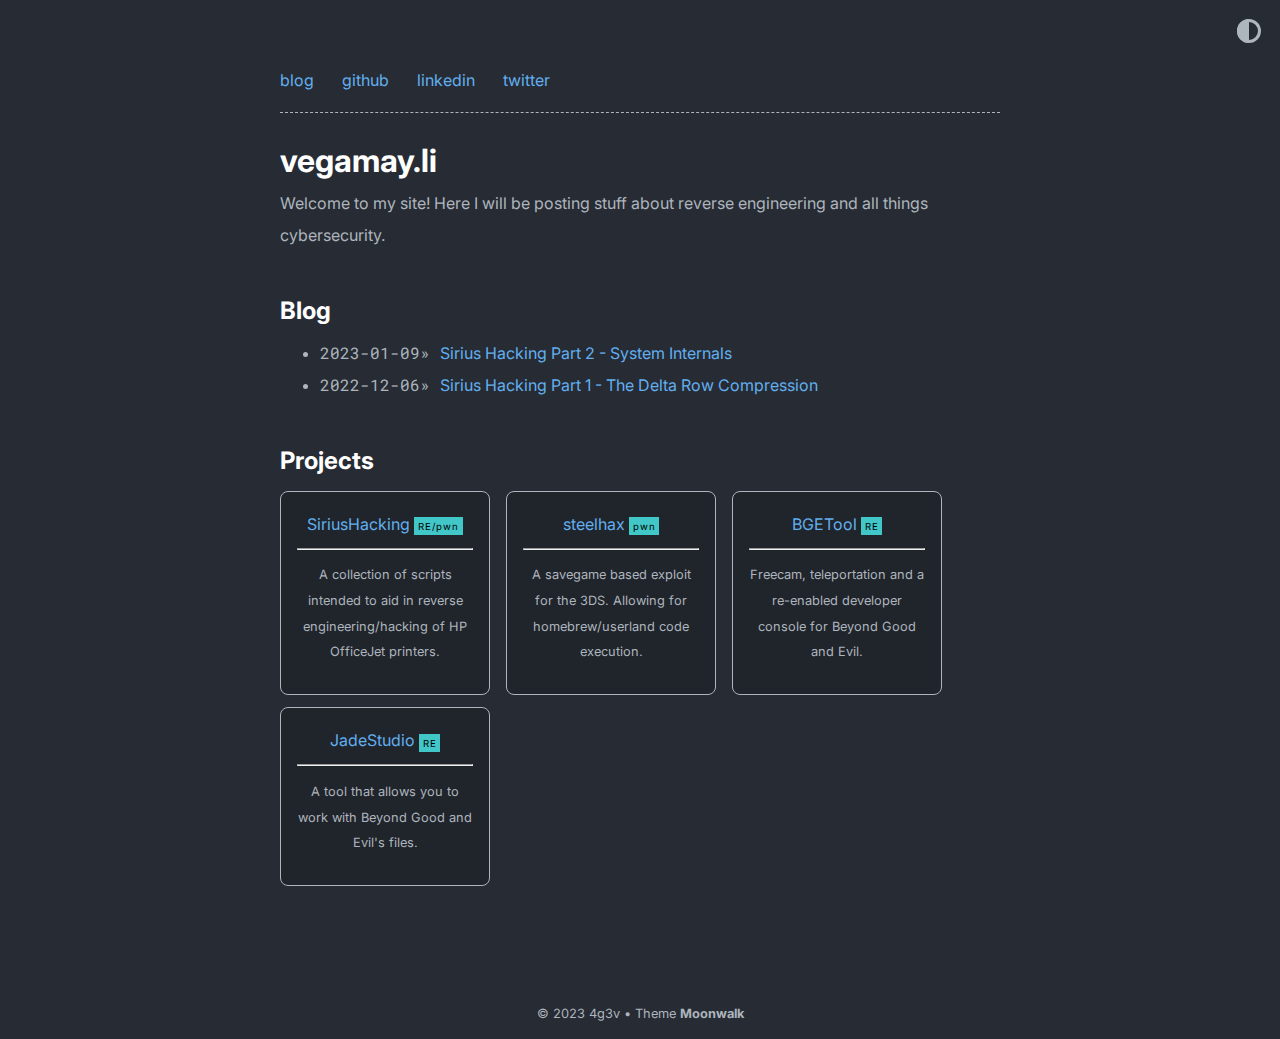
<file: index.html>
<!DOCTYPE html>
<html lang="en" class="html" data-theme="dark"><head>
  <meta charset="utf-8" />
  <meta http-equiv="X-UA-Compatible" content="IE=edge" />
  <meta name="viewport" content="width=device-width, initial-scale=1" />

  <title>
    
      vegamay.li
    
  </title>

  <!-- Begin Jekyll SEO tag v2.8.0 -->
<meta name="generator" content="Jekyll v4.2.2" />
<meta property="og:title" content="vegamay.li" />
<meta name="author" content="4g3v" />
<meta property="og:locale" content="en_US" />
<meta name="description" content="Welcome to my site! Here I will be posting stuff about reverse engineering and all things cybersecurity." />
<meta property="og:description" content="Welcome to my site! Here I will be posting stuff about reverse engineering and all things cybersecurity." />
<link rel="canonical" href="http://0.0.0.0:4000/" />
<meta property="og:url" content="http://0.0.0.0:4000/" />
<meta property="og:site_name" content="vegamay.li" />
<meta property="og:type" content="website" />
<meta name="twitter:card" content="summary" />
<meta property="twitter:title" content="vegamay.li" />
<meta name="twitter:site" content="@4g3v_" />
<meta name="twitter:creator" content="@4g3v" />
<script type="application/ld+json">
{"@context":"https://schema.org","@type":"WebSite","author":{"@type":"Person","name":"4g3v"},"description":"Welcome to my site! Here I will be posting stuff about reverse engineering and all things cybersecurity.","headline":"vegamay.li","name":"vegamay.li","url":"http://0.0.0.0:4000/"}</script>
<!-- End Jekyll SEO tag -->

  <link type="application/atom+xml" rel="alternate" href="http://0.0.0.0:4000/feed.xml" title="vegamay.li" />

  <!-- Favicon -->
  <link rel="apple-touch-icon" sizes="180x180" href="/assets/images/favicon/apple-touch-icon.png">
  <link rel="icon" type="image/png" sizes="32x32" href="/assets/images/favicon/favicon-32x32.png">
  <link rel="icon" type="image/png" sizes="16x16" href="/assets/images/favicon/favicon-16x16.png">
  <link rel="manifest" href="/assets/images/favicon/site.webmanifest">
  <link rel="mask-icon" href="/assets/images/favicon/safari-pinned-tab.svg" color="#5bbad5">
  <link rel="shortcut icon" href="/assets/images/favicon/favicon.ico">
  <meta name="msapplication-TileColor" content="#00aba9">
  <meta name="msapplication-config" content="/assets/images/favicon/browserconfig.xml">
  <meta name="theme-color" content="#ffffff">
  <!-- Favicon -->

  <link rel="stylesheet" href="/assets/css/main.css" />
  
    <script type="text/javascript">
  window.addEventListener('load', themeChange);
  const currentTheme = localStorage.getItem('theme') ? localStorage.getItem('theme') : null;
  if (currentTheme)
    document.documentElement.setAttribute('data-theme', currentTheme);

  function themeChange() {
    let button = document.querySelector('.theme-toggle');

    button.addEventListener('click', function (e) {
      let currentTheme = document.documentElement.getAttribute('data-theme');
      if (currentTheme === 'dark') {
        transition();
        document.documentElement.setAttribute('data-theme', 'light');
        localStorage.setItem('theme', 'light');
      } else {
        transition();
        document.documentElement.setAttribute('data-theme', 'dark');
        localStorage.setItem('theme', 'dark');
      }
    });

    let transition = () => {
      document.documentElement.classList.add('transition');
      window.setTimeout(() => {
        document.documentElement.classList.remove('transition');
      }, 1000);
    }
  }
</script>


  
</head>
<body>
    <main class="page-content" aria-label="Content">
      <div class="w">
        <header>

  <ul class="horizontal-list">
  
    <li>
      <a href="blog">
        blog
      </a>
      &nbsp;&nbsp;
    </li>
  
    <li>
      <a href="https://github.com/4g3v">
        github
      </a>
      &nbsp;&nbsp;
    </li>
  
    <li>
      <a href="https://www.linkedin.com/in/vega-mayli-a2605a259/">
        linkedin
      </a>
      &nbsp;&nbsp;
    </li>
  
    <li>
      <a href="https://twitter.com/4g3v_">
        twitter
      </a>
      &nbsp;&nbsp;
    </li>
  
</ul>

  <div class="dashed"></div>


  <h1>vegamay.li</h1>
  
    <p>Welcome to my site! Here I will be posting stuff about reverse engineering and all things cybersecurity.
</p>
  
</header>





  <h2>Blog</h2>
  
  <ul style="margin-top: -0.25em;">
    
      <li class="post-list-item">
        <span class="home-date">
          2023-01-09»
        </span>
        <a href="/printer-part2">Sirius Hacking Part 2 - System Internals</a>
      </li>
    
      <li class="post-list-item">
        <span class="home-date">
          2022-12-06»
        </span>
        <a href="/printer-part1">Sirius Hacking Part 1 - The Delta Row Compression</a>
      </li>
    
  </ul>





  <h2>Projects</h2>
  <ul class="horizontal-list">
  

    <li class="card">
      <a href="https://github.com/4g3v/SiriusHacking">
        <span class="header">
          SiriusHacking

          
            <mark>RE/pwn</mark>
          

        </span>

        <hr />

        
        <p class="body">
          A collection of scripts intended to aid in reverse engineering/hacking of HP OfficeJet printers.
        </p>
        
      </a>
    </li>

  

    <li class="card">
      <a href="https://github.com/4g3v/steelhax">
        <span class="header">
          steelhax

          
            <mark>pwn</mark>
          

        </span>

        <hr />

        
        <p class="body">
          A savegame based exploit for the 3DS. Allowing for homebrew/userland code execution.
        </p>
        
      </a>
    </li>

  

    <li class="card">
      <a href="https://github.com/4g3v/BGETool">
        <span class="header">
          BGETool

          
            <mark>RE</mark>
          

        </span>

        <hr />

        
        <p class="body">
          Freecam, teleportation and a re-enabled developer console for Beyond Good and Evil.
        </p>
        
      </a>
    </li>

  

    <li class="card">
      <a href="https://github.com/4g3v/JadeStudio">
        <span class="header">
          JadeStudio

          
            <mark>RE</mark>
          

        </span>

        <hr />

        
        <p class="body">
          A tool that allows you to work with Beyond Good and Evil's files.
        </p>
        
      </a>
    </li>

  
</ul>










        
          <button title="Toggle Theme" class="theme-toggle">
  <svg viewBox="0 0 32 32" width="24" height="24" fill="currentcolor">
    <circle cx="16" cy="16" r="14" fill="none" stroke="currentcolor" stroke-width="4"></circle>
    <path d="
             M 16 0
             A 16 16 0 0 0 16 32
             z">
    </path>
  </svg>
</button>

        
        <div class="credits">&copy;&nbsp;2023&nbsp;4g3v
          •&nbsp;Theme <a href="https://github.com/abhinavs/moonwalk" target="_blank" rel="noreferrer">Moonwalk</a>
        </div>
      </div>
    </main></body>
</html>
</file>
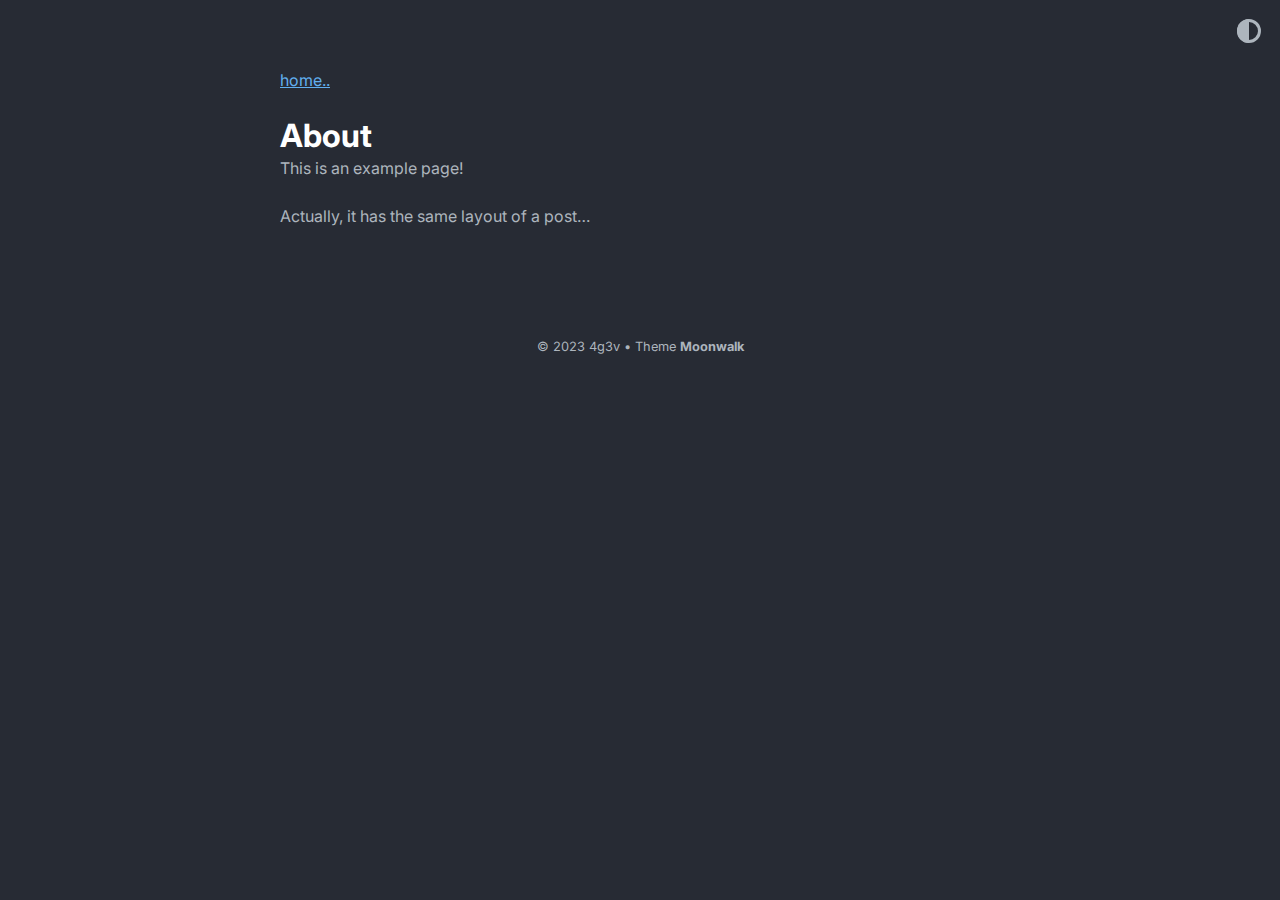
<file: about.html>
<!DOCTYPE html>
<html lang="en" class="html" data-theme="dark"><head>
  <meta charset="utf-8" />
  <meta http-equiv="X-UA-Compatible" content="IE=edge" />
  <meta name="viewport" content="width=device-width, initial-scale=1" />

  <title>
    
      About
    
  </title>

  <!-- Begin Jekyll SEO tag v2.8.0 -->
<meta name="generator" content="Jekyll v4.2.2" />
<meta property="og:title" content="About" />
<meta name="author" content="4g3v" />
<meta property="og:locale" content="en_US" />
<meta name="description" content="Welcome to my site! Here I will be posting stuff about reverse engineering and all things cybersecurity." />
<meta property="og:description" content="Welcome to my site! Here I will be posting stuff about reverse engineering and all things cybersecurity." />
<link rel="canonical" href="http://0.0.0.0:4000/about" />
<meta property="og:url" content="http://0.0.0.0:4000/about" />
<meta property="og:site_name" content="vegamay.li" />
<meta property="og:type" content="website" />
<meta name="twitter:card" content="summary" />
<meta property="twitter:title" content="About" />
<meta name="twitter:site" content="@4g3v_" />
<meta name="twitter:creator" content="@4g3v" />
<script type="application/ld+json">
{"@context":"https://schema.org","@type":"WebPage","author":{"@type":"Person","name":"4g3v"},"description":"Welcome to my site! Here I will be posting stuff about reverse engineering and all things cybersecurity.","headline":"About","url":"http://0.0.0.0:4000/about"}</script>
<!-- End Jekyll SEO tag -->

  <link type="application/atom+xml" rel="alternate" href="http://0.0.0.0:4000/feed.xml" title="vegamay.li" />

  <!-- Favicon -->
  <link rel="apple-touch-icon" sizes="180x180" href="/assets/images/favicon/apple-touch-icon.png">
  <link rel="icon" type="image/png" sizes="32x32" href="/assets/images/favicon/favicon-32x32.png">
  <link rel="icon" type="image/png" sizes="16x16" href="/assets/images/favicon/favicon-16x16.png">
  <link rel="manifest" href="/assets/images/favicon/site.webmanifest">
  <link rel="mask-icon" href="/assets/images/favicon/safari-pinned-tab.svg" color="#5bbad5">
  <link rel="shortcut icon" href="/assets/images/favicon/favicon.ico">
  <meta name="msapplication-TileColor" content="#00aba9">
  <meta name="msapplication-config" content="/assets/images/favicon/browserconfig.xml">
  <meta name="theme-color" content="#ffffff">
  <!-- Favicon -->

  <link rel="stylesheet" href="/assets/css/main.css" />
  
    <script type="text/javascript">
  window.addEventListener('load', themeChange);
  const currentTheme = localStorage.getItem('theme') ? localStorage.getItem('theme') : null;
  if (currentTheme)
    document.documentElement.setAttribute('data-theme', currentTheme);

  function themeChange() {
    let button = document.querySelector('.theme-toggle');

    button.addEventListener('click', function (e) {
      let currentTheme = document.documentElement.getAttribute('data-theme');
      if (currentTheme === 'dark') {
        transition();
        document.documentElement.setAttribute('data-theme', 'light');
        localStorage.setItem('theme', 'light');
      } else {
        transition();
        document.documentElement.setAttribute('data-theme', 'dark');
        localStorage.setItem('theme', 'dark');
      }
    });

    let transition = () => {
      document.documentElement.classList.add('transition');
      window.setTimeout(() => {
        document.documentElement.classList.remove('transition');
      }, 1000);
    }
  }
</script>


  
</head>
<body>
    <main class="page-content" aria-label="Content">
      <div class="w">
        <a href="/">home..</a>
<h1 class="post-title">About</h1>
<p class="post-date text-bold">
  
  


  
  

</p>

<div class="soopr-btn"
   data-twitter="SooprCo"
>
</div>


  <div class="">
    
  </div>


<p>This is an example page!</p>

<p>Actually, it has the same layout of a post…</p>


        
          <button title="Toggle Theme" class="theme-toggle">
  <svg viewBox="0 0 32 32" width="24" height="24" fill="currentcolor">
    <circle cx="16" cy="16" r="14" fill="none" stroke="currentcolor" stroke-width="4"></circle>
    <path d="
             M 16 0
             A 16 16 0 0 0 16 32
             z">
    </path>
  </svg>
</button>

        
        <div class="credits">&copy;&nbsp;2023&nbsp;4g3v
          •&nbsp;Theme <a href="https://github.com/abhinavs/moonwalk" target="_blank" rel="noreferrer">Moonwalk</a>
        </div>
      </div>
    </main></body>
</html>
</file>
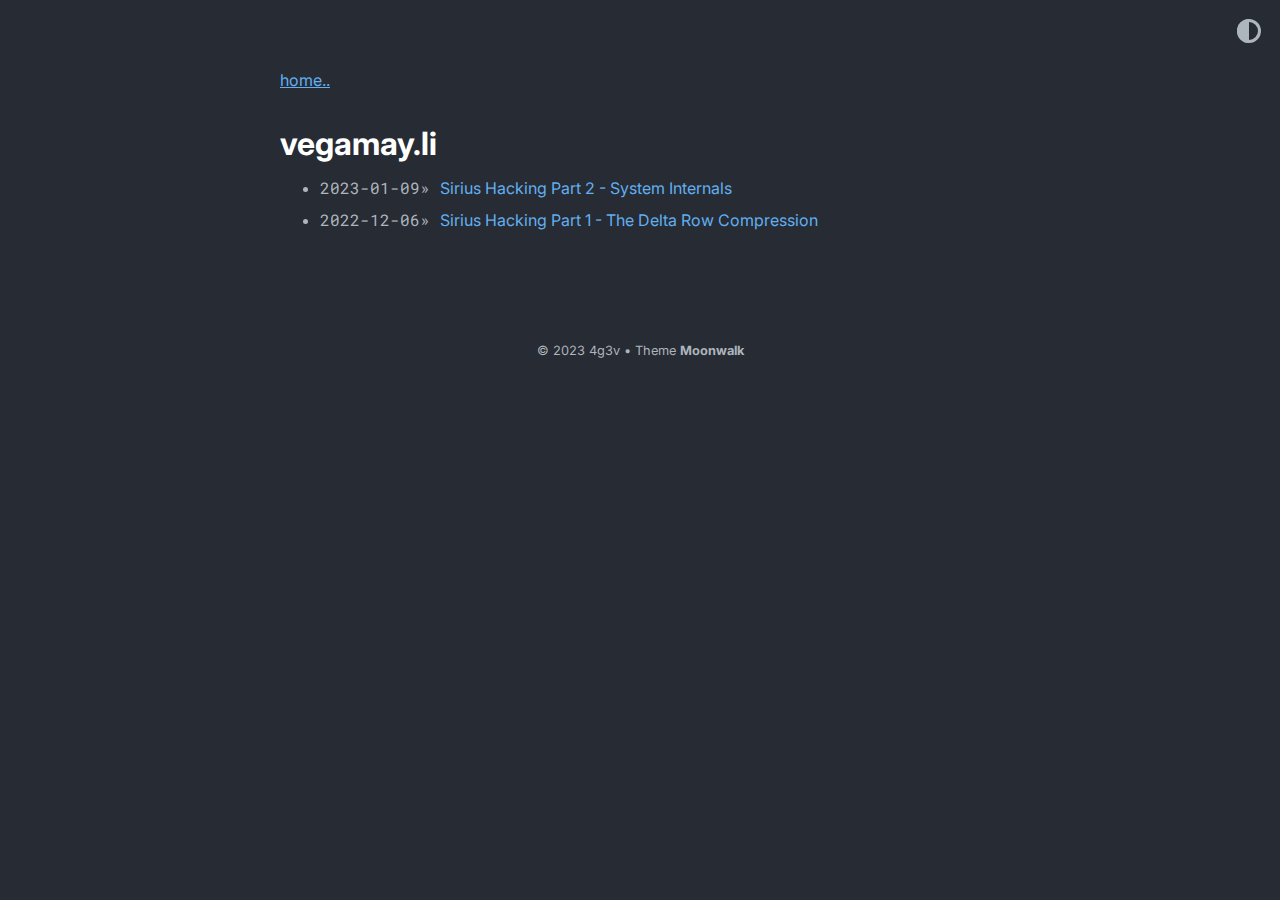
<file: blog.html>
<!DOCTYPE html>
<html lang="en" class="html" data-theme="dark"><head>
  <meta charset="utf-8" />
  <meta http-equiv="X-UA-Compatible" content="IE=edge" />
  <meta name="viewport" content="width=device-width, initial-scale=1" />

  <title>
    
      vegamay.li
    
  </title>

  <!-- Begin Jekyll SEO tag v2.8.0 -->
<meta name="generator" content="Jekyll v4.2.2" />
<meta property="og:title" content="vegamay.li" />
<meta name="author" content="4g3v" />
<meta property="og:locale" content="en_US" />
<meta name="description" content="Welcome to my site! Here I will be posting stuff about reverse engineering and all things cybersecurity." />
<meta property="og:description" content="Welcome to my site! Here I will be posting stuff about reverse engineering and all things cybersecurity." />
<link rel="canonical" href="http://0.0.0.0:4000/blog" />
<meta property="og:url" content="http://0.0.0.0:4000/blog" />
<meta property="og:site_name" content="vegamay.li" />
<meta property="og:type" content="website" />
<meta name="twitter:card" content="summary" />
<meta property="twitter:title" content="vegamay.li" />
<meta name="twitter:site" content="@4g3v_" />
<meta name="twitter:creator" content="@4g3v" />
<script type="application/ld+json">
{"@context":"https://schema.org","@type":"WebPage","author":{"@type":"Person","name":"4g3v"},"description":"Welcome to my site! Here I will be posting stuff about reverse engineering and all things cybersecurity.","headline":"vegamay.li","url":"http://0.0.0.0:4000/blog"}</script>
<!-- End Jekyll SEO tag -->

  <link type="application/atom+xml" rel="alternate" href="http://0.0.0.0:4000/feed.xml" title="vegamay.li" />

  <!-- Favicon -->
  <link rel="apple-touch-icon" sizes="180x180" href="/assets/images/favicon/apple-touch-icon.png">
  <link rel="icon" type="image/png" sizes="32x32" href="/assets/images/favicon/favicon-32x32.png">
  <link rel="icon" type="image/png" sizes="16x16" href="/assets/images/favicon/favicon-16x16.png">
  <link rel="manifest" href="/assets/images/favicon/site.webmanifest">
  <link rel="mask-icon" href="/assets/images/favicon/safari-pinned-tab.svg" color="#5bbad5">
  <link rel="shortcut icon" href="/assets/images/favicon/favicon.ico">
  <meta name="msapplication-TileColor" content="#00aba9">
  <meta name="msapplication-config" content="/assets/images/favicon/browserconfig.xml">
  <meta name="theme-color" content="#ffffff">
  <!-- Favicon -->

  <link rel="stylesheet" href="/assets/css/main.css" />
  
    <script type="text/javascript">
  window.addEventListener('load', themeChange);
  const currentTheme = localStorage.getItem('theme') ? localStorage.getItem('theme') : null;
  if (currentTheme)
    document.documentElement.setAttribute('data-theme', currentTheme);

  function themeChange() {
    let button = document.querySelector('.theme-toggle');

    button.addEventListener('click', function (e) {
      let currentTheme = document.documentElement.getAttribute('data-theme');
      if (currentTheme === 'dark') {
        transition();
        document.documentElement.setAttribute('data-theme', 'light');
        localStorage.setItem('theme', 'light');
      } else {
        transition();
        document.documentElement.setAttribute('data-theme', 'dark');
        localStorage.setItem('theme', 'dark');
      }
    });

    let transition = () => {
      document.documentElement.classList.add('transition');
      window.setTimeout(() => {
        document.documentElement.classList.remove('transition');
      }, 1000);
    }
  }
</script>


  
</head>
<body>
    <main class="page-content" aria-label="Content">
      <div class="w">
        <a href="/">home..</a>

<header>
  <h1 style="margin-bottom: 0;">vegamay.li</h1>
</header>


  <ul style="margin-top: -0.25em;">
    
      <li class="post-list-item">
        <span class="home-date">
          2023-01-09»
        </span>
        <a href="/printer-part2">Sirius Hacking Part 2 - System Internals</a>
      </li>
    
      <li class="post-list-item">
        <span class="home-date">
          2022-12-06»
        </span>
        <a href="/printer-part1">Sirius Hacking Part 1 - The Delta Row Compression</a>
      </li>
    
  </ul>



        
          <button title="Toggle Theme" class="theme-toggle">
  <svg viewBox="0 0 32 32" width="24" height="24" fill="currentcolor">
    <circle cx="16" cy="16" r="14" fill="none" stroke="currentcolor" stroke-width="4"></circle>
    <path d="
             M 16 0
             A 16 16 0 0 0 16 32
             z">
    </path>
  </svg>
</button>

        
        <div class="credits">&copy;&nbsp;2023&nbsp;4g3v
          •&nbsp;Theme <a href="https://github.com/abhinavs/moonwalk" target="_blank" rel="noreferrer">Moonwalk</a>
        </div>
      </div>
    </main></body>
</html>
</file>
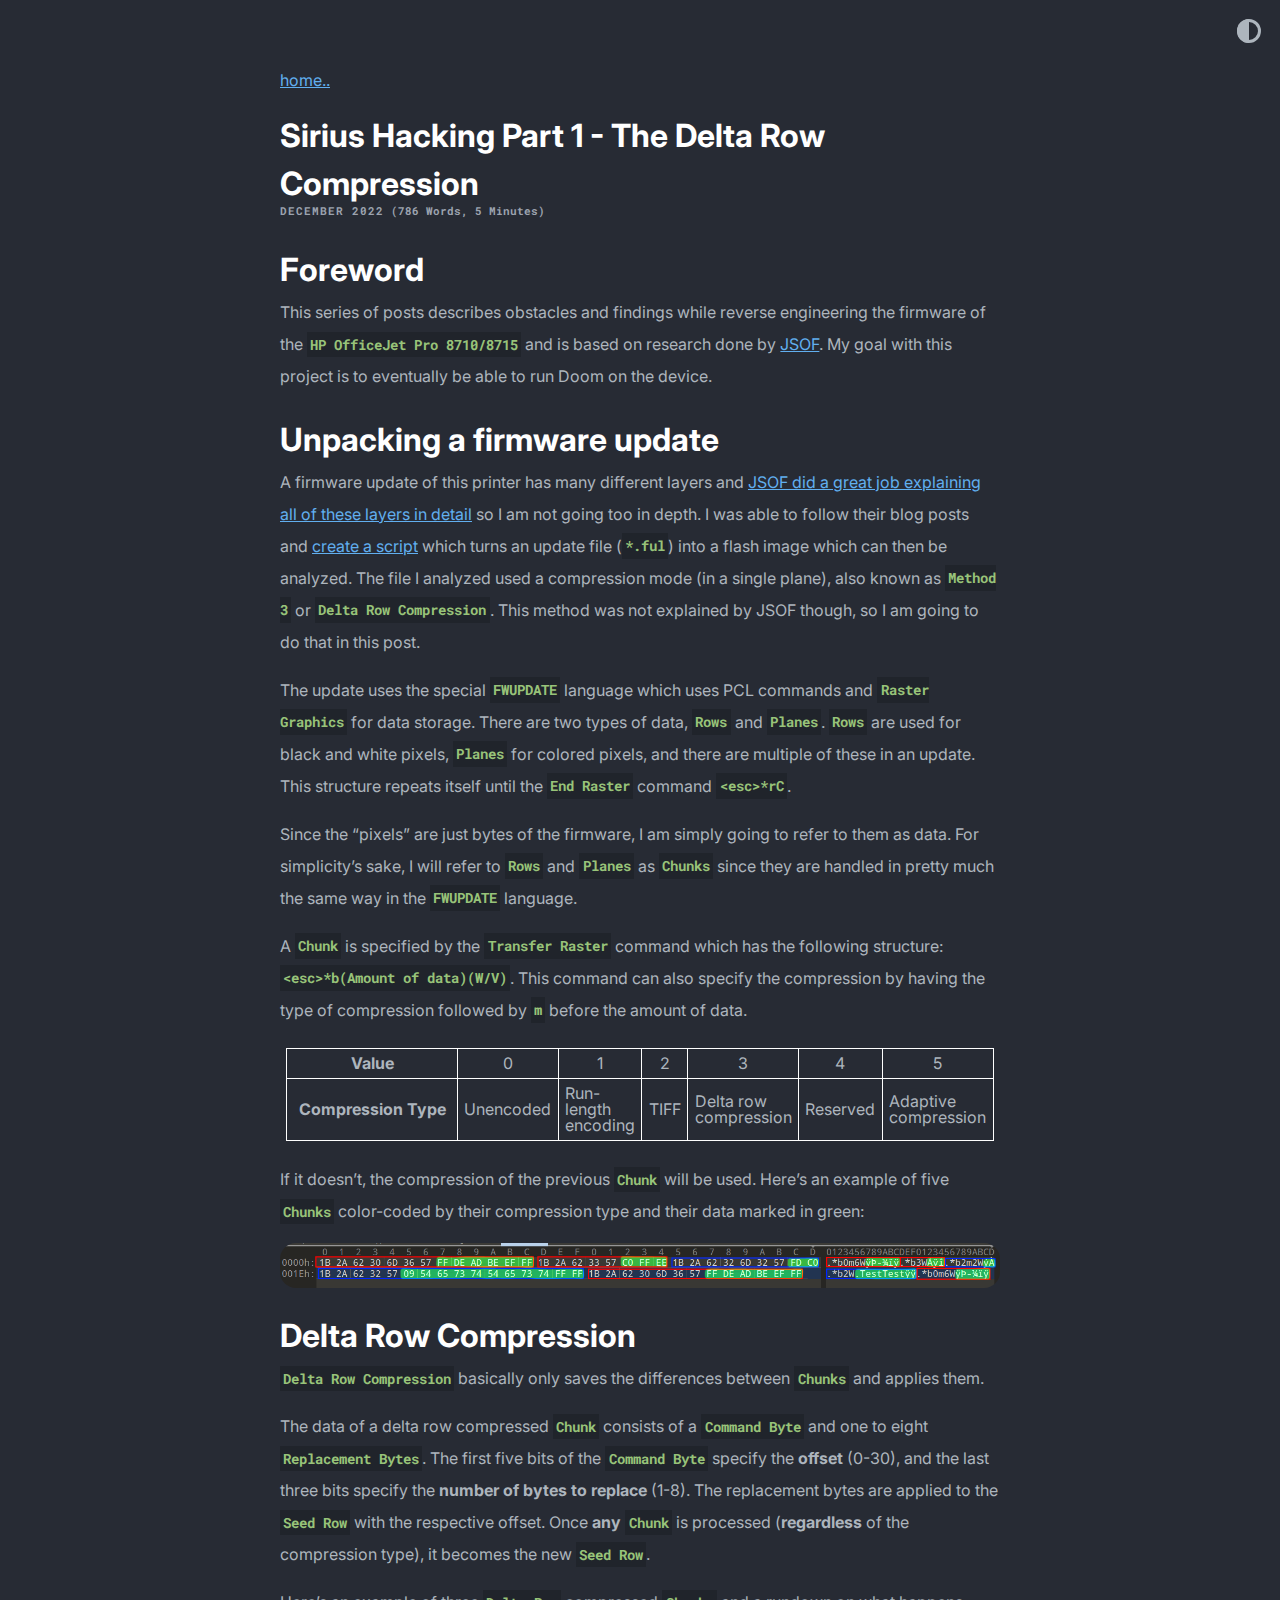
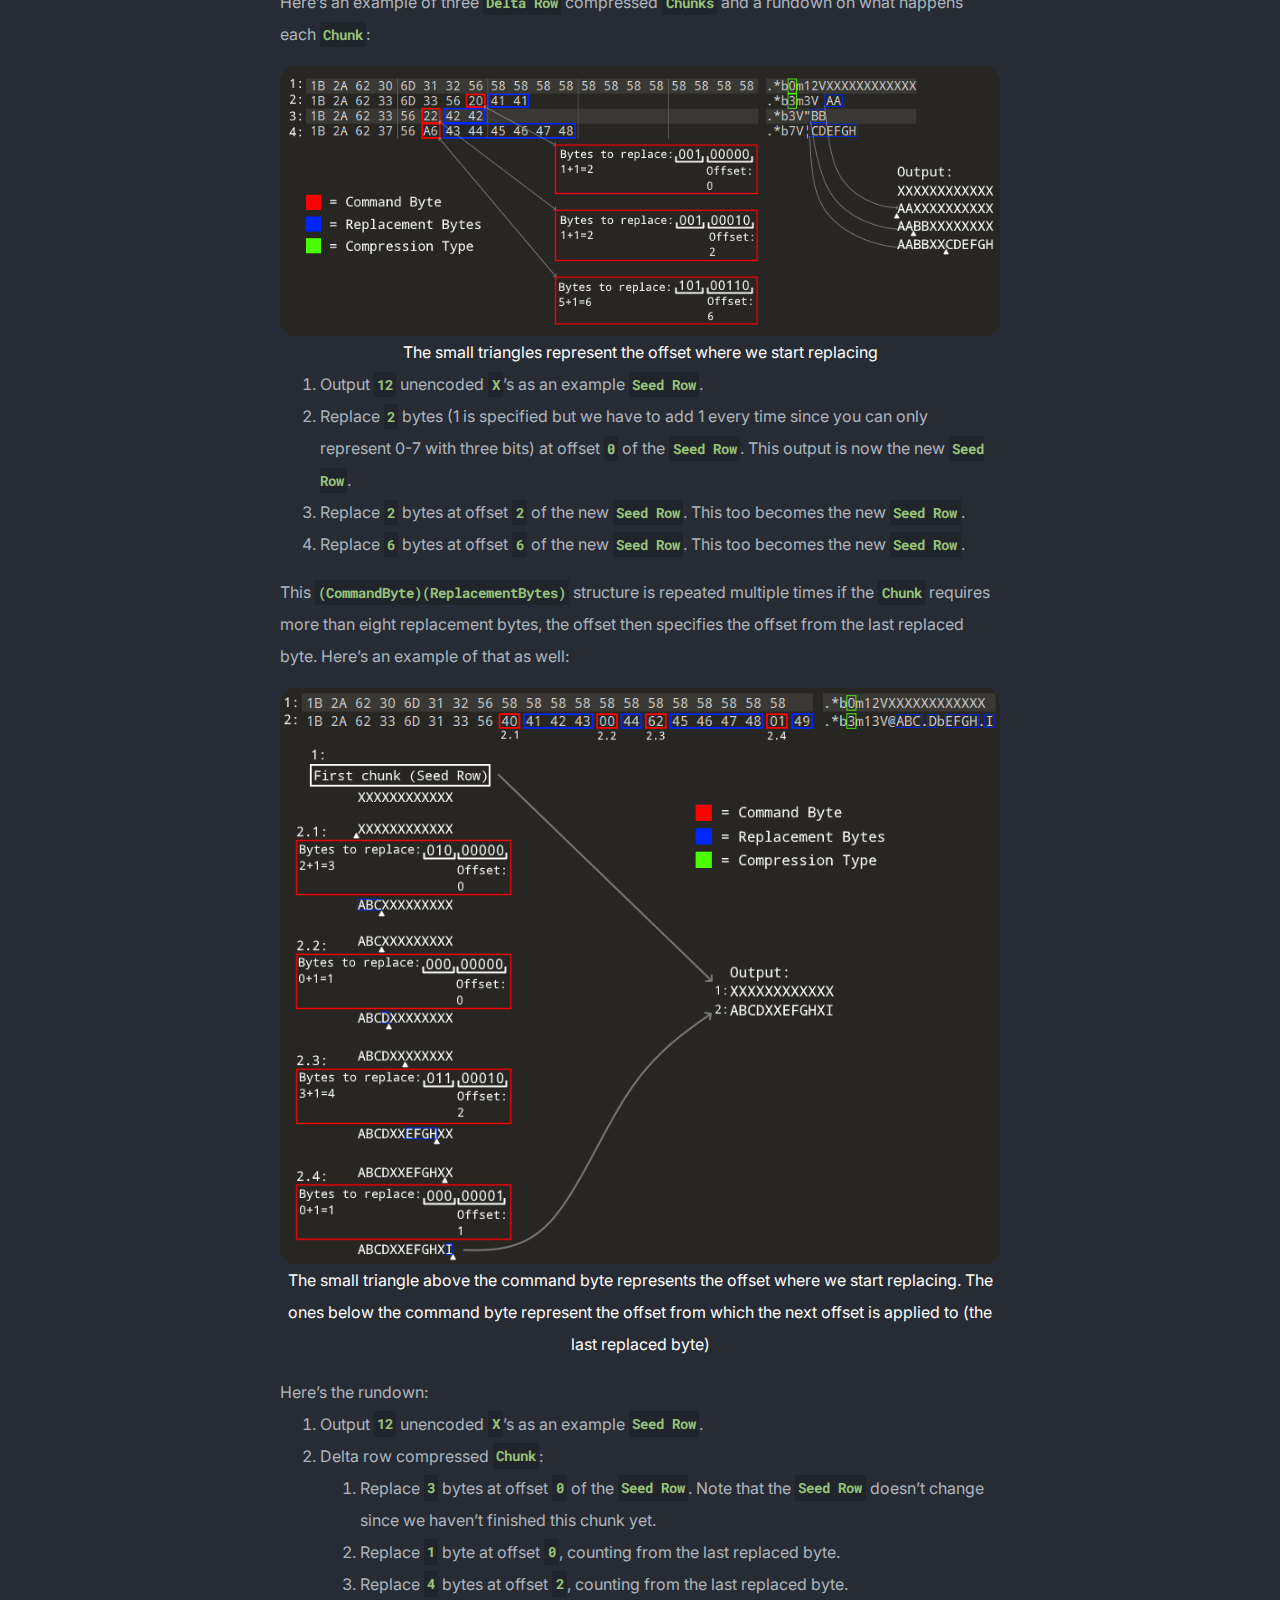
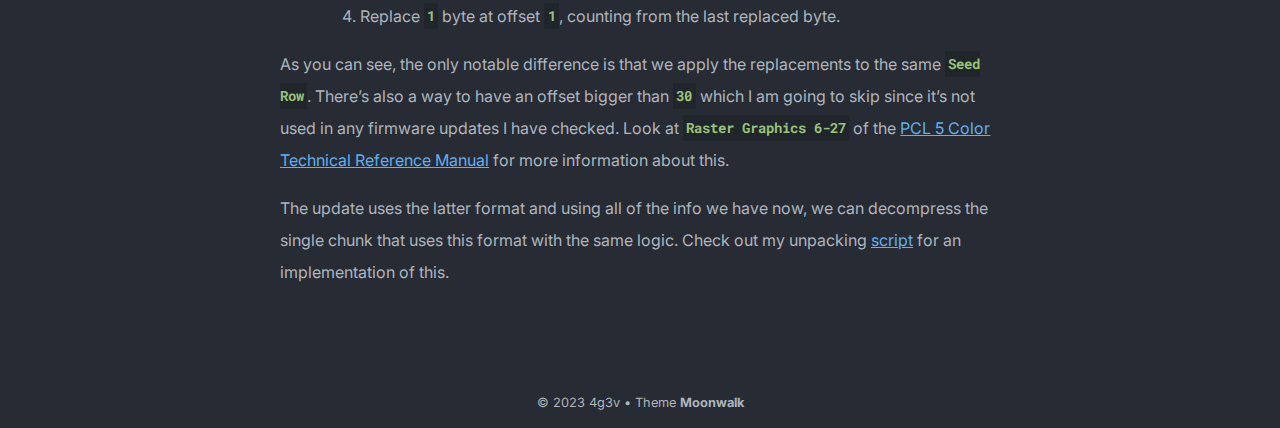
<file: printer-part1.html>
<!DOCTYPE html>
<html lang="en" class="html" data-theme="dark"><head>
  <meta charset="utf-8" />
  <meta http-equiv="X-UA-Compatible" content="IE=edge" />
  <meta name="viewport" content="width=device-width, initial-scale=1" />

  <title>
    
      Sirius Hacking Part 1 - The Delta Row Compression
    
  </title>

  <!-- Begin Jekyll SEO tag v2.8.0 -->
<meta name="generator" content="Jekyll v4.2.2" />
<meta property="og:title" content="Sirius Hacking Part 1 - The Delta Row Compression" />
<meta name="author" content="4g3v" />
<meta property="og:locale" content="en_US" />
<meta name="description" content="Foreword This series of posts describes obstacles and findings while reverse engineering the firmware of the HP OfficeJet Pro 8710/8715 and is based on research done by JSOF. My goal with this project is to eventually be able to run Doom on the device." />
<meta property="og:description" content="Foreword This series of posts describes obstacles and findings while reverse engineering the firmware of the HP OfficeJet Pro 8710/8715 and is based on research done by JSOF. My goal with this project is to eventually be able to run Doom on the device." />
<link rel="canonical" href="http://0.0.0.0:4000/printer-part1" />
<meta property="og:url" content="http://0.0.0.0:4000/printer-part1" />
<meta property="og:site_name" content="vegamay.li" />
<meta property="og:type" content="article" />
<meta property="article:published_time" content="2022-12-06T00:00:00+01:00" />
<meta name="twitter:card" content="summary" />
<meta property="twitter:title" content="Sirius Hacking Part 1 - The Delta Row Compression" />
<meta name="twitter:site" content="@4g3v_" />
<meta name="twitter:creator" content="@4g3v" />
<script type="application/ld+json">
{"@context":"https://schema.org","@type":"BlogPosting","author":{"@type":"Person","name":"4g3v"},"dateModified":"2022-12-06T00:00:00+01:00","datePublished":"2022-12-06T00:00:00+01:00","description":"Foreword This series of posts describes obstacles and findings while reverse engineering the firmware of the HP OfficeJet Pro 8710/8715 and is based on research done by JSOF. My goal with this project is to eventually be able to run Doom on the device.","headline":"Sirius Hacking Part 1 - The Delta Row Compression","mainEntityOfPage":{"@type":"WebPage","@id":"http://0.0.0.0:4000/printer-part1"},"url":"http://0.0.0.0:4000/printer-part1"}</script>
<!-- End Jekyll SEO tag -->

  <link type="application/atom+xml" rel="alternate" href="http://0.0.0.0:4000/feed.xml" title="vegamay.li" />

  <!-- Favicon -->
  <link rel="apple-touch-icon" sizes="180x180" href="/assets/images/favicon/apple-touch-icon.png">
  <link rel="icon" type="image/png" sizes="32x32" href="/assets/images/favicon/favicon-32x32.png">
  <link rel="icon" type="image/png" sizes="16x16" href="/assets/images/favicon/favicon-16x16.png">
  <link rel="manifest" href="/assets/images/favicon/site.webmanifest">
  <link rel="mask-icon" href="/assets/images/favicon/safari-pinned-tab.svg" color="#5bbad5">
  <link rel="shortcut icon" href="/assets/images/favicon/favicon.ico">
  <meta name="msapplication-TileColor" content="#00aba9">
  <meta name="msapplication-config" content="/assets/images/favicon/browserconfig.xml">
  <meta name="theme-color" content="#ffffff">
  <!-- Favicon -->

  <link rel="stylesheet" href="/assets/css/main.css" />
  
    <script type="text/javascript">
  window.addEventListener('load', themeChange);
  const currentTheme = localStorage.getItem('theme') ? localStorage.getItem('theme') : null;
  if (currentTheme)
    document.documentElement.setAttribute('data-theme', currentTheme);

  function themeChange() {
    let button = document.querySelector('.theme-toggle');

    button.addEventListener('click', function (e) {
      let currentTheme = document.documentElement.getAttribute('data-theme');
      if (currentTheme === 'dark') {
        transition();
        document.documentElement.setAttribute('data-theme', 'light');
        localStorage.setItem('theme', 'light');
      } else {
        transition();
        document.documentElement.setAttribute('data-theme', 'dark');
        localStorage.setItem('theme', 'dark');
      }
    });

    let transition = () => {
      document.documentElement.classList.add('transition');
      window.setTimeout(() => {
        document.documentElement.classList.remove('transition');
      }, 1000);
    }
  }
</script>


  
</head>
<body>
    <main class="page-content" aria-label="Content">
      <div class="w">
        <a href="/">home..</a>
<h1 class="post-title">Sirius Hacking Part 1 - The Delta Row Compression</h1>
<p class="post-date text-bold">
  
  
    <span class="text-upcase">December 2022</span>
  


  
  
  (786 Words, 
  5 Minutes)
  

</p>

<div class="soopr-btn"
   data-twitter="SooprCo"
>
</div>


  <div class="">
    
  </div>


<h1 id="foreword">Foreword</h1>
<p>This series of posts describes obstacles and findings while reverse engineering the firmware of the <code class="language-plaintext highlighter-rouge">HP OfficeJet Pro 8710/8715</code> and is based on research done by <a href="https://www.jsof-tech.com/">JSOF</a>. My goal with this project is to eventually be able to run Doom on the device.</p>

<h1 id="unpacking-a-firmware-update">Unpacking a firmware update</h1>
<p>A firmware update of this printer has many different layers and <a href="https://www.jsof-tech.com/unpacking-hp-firmware-updates-part-1/">JSOF did a great job explaining all of these layers in detail</a> so I am not going too in depth. I was able to follow their blog posts and <a href="https://github.com/4g3v/SiriusHacking/blob/master/unpack-ful.py">create a script</a> which turns an update file (<code class="language-plaintext highlighter-rouge">*.ful</code>) into a flash image which can then be analyzed. The file I analyzed used a compression mode (in a single plane), also known as <code class="language-plaintext highlighter-rouge">Method 3</code> or <code class="language-plaintext highlighter-rouge">Delta Row Compression</code>. This method was not explained by JSOF though, so I am going to do that in this post.</p>

<p>The update uses the special <code class="language-plaintext highlighter-rouge">FWUPDATE</code> language which uses PCL commands and <code class="language-plaintext highlighter-rouge">Raster Graphics</code> for data storage.
There are two types of data, <code class="language-plaintext highlighter-rouge">Rows</code> and <code class="language-plaintext highlighter-rouge">Planes</code>.
<code class="language-plaintext highlighter-rouge">Rows</code> are used for black and white pixels, <code class="language-plaintext highlighter-rouge">Planes</code> for colored pixels, and there are multiple of these in an update. This structure repeats itself until the <code class="language-plaintext highlighter-rouge">End Raster</code> command <code class="language-plaintext highlighter-rouge">&lt;esc&gt;*rC</code>.</p>

<p>Since the “pixels” are just bytes of the firmware, I am simply going to refer to them as data.
For simplicity’s sake, I will refer to <code class="language-plaintext highlighter-rouge">Rows</code> and <code class="language-plaintext highlighter-rouge">Planes</code> as <code class="language-plaintext highlighter-rouge">Chunks</code> since they are handled in pretty much the same way in the <code class="language-plaintext highlighter-rouge">FWUPDATE</code> language.</p>

<p>A <code class="language-plaintext highlighter-rouge">Chunk</code> is specified by the <code class="language-plaintext highlighter-rouge">Transfer Raster</code> command which has the following structure:
<code class="language-plaintext highlighter-rouge">&lt;esc&gt;*b(Amount of data)(W/V)</code>.
This command can also specify the compression by having the type of compression followed by <code class="language-plaintext highlighter-rouge">m</code> before the amount of data.</p>

<table id="normalTable" class="dynamicTable">
  <thead>
    <tr>
      <th style="text-align: center"><strong>Value</strong></th>
      <th>0</th>
      <th>1</th>
      <th>2</th>
      <th>3</th>
      <th>4</th>
      <th>5</th>
    </tr>
  </thead>
  <tbody>
    <tr>
      <td style="text-align: center"><strong>Compression Type</strong></td>
      <td>Unencoded</td>
      <td>Run-length encoding</td>
      <td>TIFF</td>
      <td>Delta row compression</td>
      <td>Reserved</td>
      <td>Adaptive compression</td>
    </tr>
  </tbody>
</table>

<p>If it doesn’t, the compression of the previous <code class="language-plaintext highlighter-rouge">Chunk</code> will be used. Here’s an example of five <code class="language-plaintext highlighter-rouge">Chunks</code> color-coded by their compression type and their data marked in green:
<a href="/assets/images/part1/rows_example.png" target="_blank"><img src="/assets/images/part1/rows_example.png" alt="" /></a></p>

<h1 id="delta-row-compression">Delta Row Compression</h1>
<p><code class="language-plaintext highlighter-rouge">Delta Row Compression</code> basically only saves the differences between <code class="language-plaintext highlighter-rouge">Chunks</code> and applies them.</p>

<p>The data of a delta row compressed <code class="language-plaintext highlighter-rouge">Chunk</code> consists of a <code class="language-plaintext highlighter-rouge">Command Byte</code> and one to eight <code class="language-plaintext highlighter-rouge">Replacement Bytes</code>. The first five bits of the <code class="language-plaintext highlighter-rouge">Command Byte</code> specify the <strong>offset</strong> (0-30), and the last three bits specify the <strong>number of bytes to replace</strong> (1-8). 
The replacement bytes are applied to the <code class="language-plaintext highlighter-rouge">Seed Row</code> with the respective offset.
Once <strong>any</strong> <code class="language-plaintext highlighter-rouge">Chunk</code> is processed (<strong>regardless</strong> of the compression type), it becomes the new <code class="language-plaintext highlighter-rouge">Seed Row</code>.</p>

<p>Here’s an example of three <code class="language-plaintext highlighter-rouge">Delta Row</code> compressed <code class="language-plaintext highlighter-rouge">Chunks</code> and a rundown on what happens each <code class="language-plaintext highlighter-rouge">Chunk</code>:
<a href="/assets/images/part1/delta_row_example.png" target="_blank"><img src="/assets/images/part1/delta_row_example.png" alt="" /></a>
<em>The small triangles represent the offset where we start replacing</em></p>

<ol>
  <li>Output <code class="language-plaintext highlighter-rouge">12</code> unencoded <code class="language-plaintext highlighter-rouge">X</code>’s as an example <code class="language-plaintext highlighter-rouge">Seed Row</code>.</li>
  <li>Replace <code class="language-plaintext highlighter-rouge">2</code> bytes (1 is specified but we have to add 1 every time since you can only represent 0-7 with three bits) at offset <code class="language-plaintext highlighter-rouge">0</code> of the <code class="language-plaintext highlighter-rouge">Seed Row</code>. This output is now the new <code class="language-plaintext highlighter-rouge">Seed Row</code>.</li>
  <li>Replace <code class="language-plaintext highlighter-rouge">2</code> bytes at offset <code class="language-plaintext highlighter-rouge">2</code> of the new <code class="language-plaintext highlighter-rouge">Seed Row</code>. This too becomes the new <code class="language-plaintext highlighter-rouge">Seed Row</code>.</li>
  <li>Replace <code class="language-plaintext highlighter-rouge">6</code> bytes at offset <code class="language-plaintext highlighter-rouge">6</code> of the new <code class="language-plaintext highlighter-rouge">Seed Row</code>. This too becomes the new <code class="language-plaintext highlighter-rouge">Seed Row</code>.</li>
</ol>

<p>This <code class="language-plaintext highlighter-rouge">(CommandByte)(ReplacementBytes)</code> structure is repeated multiple times if the <code class="language-plaintext highlighter-rouge">Chunk</code> requires more than eight replacement bytes, the offset then specifies the offset from the last replaced byte.
Here’s an example of that as well:
<a href="/assets/images/part1/multi_delta_row_example.png" target="_blank"><img src="/assets/images/part1/multi_delta_row_example.png" alt="" /></a>
<em>The small triangle above the command byte represents the offset where we start replacing. The ones below the command byte represent the offset from which the next offset is applied to (the last replaced byte)</em></p>

<p>Here’s the rundown:</p>
<ol>
  <li>Output <code class="language-plaintext highlighter-rouge">12</code> unencoded <code class="language-plaintext highlighter-rouge">X</code>’s as an example <code class="language-plaintext highlighter-rouge">Seed Row</code>.</li>
  <li>Delta row compressed <code class="language-plaintext highlighter-rouge">Chunk</code>:
    <ol>
      <li>Replace <code class="language-plaintext highlighter-rouge">3</code> bytes at offset <code class="language-plaintext highlighter-rouge">0</code> of the <code class="language-plaintext highlighter-rouge">Seed Row</code>. Note that the <code class="language-plaintext highlighter-rouge">Seed Row</code> doesn’t change since we haven’t finished this chunk yet.</li>
      <li>Replace <code class="language-plaintext highlighter-rouge">1</code> byte at offset <code class="language-plaintext highlighter-rouge">0</code>, counting from the last replaced byte.</li>
      <li>Replace <code class="language-plaintext highlighter-rouge">4</code> bytes at offset <code class="language-plaintext highlighter-rouge">2</code>, counting from the last replaced byte.</li>
      <li>Replace <code class="language-plaintext highlighter-rouge">1</code> byte at offset <code class="language-plaintext highlighter-rouge">1</code>, counting from the last replaced byte.</li>
    </ol>
  </li>
</ol>

<p>As you can see, the only notable difference is that we apply the replacements to the same <code class="language-plaintext highlighter-rouge">Seed Row</code>.
There’s also a way to have an offset bigger than <code class="language-plaintext highlighter-rouge">30</code> which I am going to skip since it’s not used in any firmware updates I have checked. Look at <code class="language-plaintext highlighter-rouge">Raster Graphics 6-27</code> of the <a href="https://developers.hp.com/system/files/attachments/PCL_5_Color_Tech_Reference_Manual.pdf">PCL 5 Color Technical Reference Manual</a> for more information about this.</p>

<p>The update uses the latter format and using all of the info we have now, we can decompress the single chunk that uses this format with the same logic.
Check out my unpacking <a href="https://github.com/4g3v/SiriusHacking/blob/master/unpack-ful.py">script</a> for an implementation of this.</p>


        
          <button title="Toggle Theme" class="theme-toggle">
  <svg viewBox="0 0 32 32" width="24" height="24" fill="currentcolor">
    <circle cx="16" cy="16" r="14" fill="none" stroke="currentcolor" stroke-width="4"></circle>
    <path d="
             M 16 0
             A 16 16 0 0 0 16 32
             z">
    </path>
  </svg>
</button>

        
        <div class="credits">&copy;&nbsp;2023&nbsp;4g3v
          •&nbsp;Theme <a href="https://github.com/abhinavs/moonwalk" target="_blank" rel="noreferrer">Moonwalk</a>
        </div>
      </div>
    </main></body>
</html>
</file>
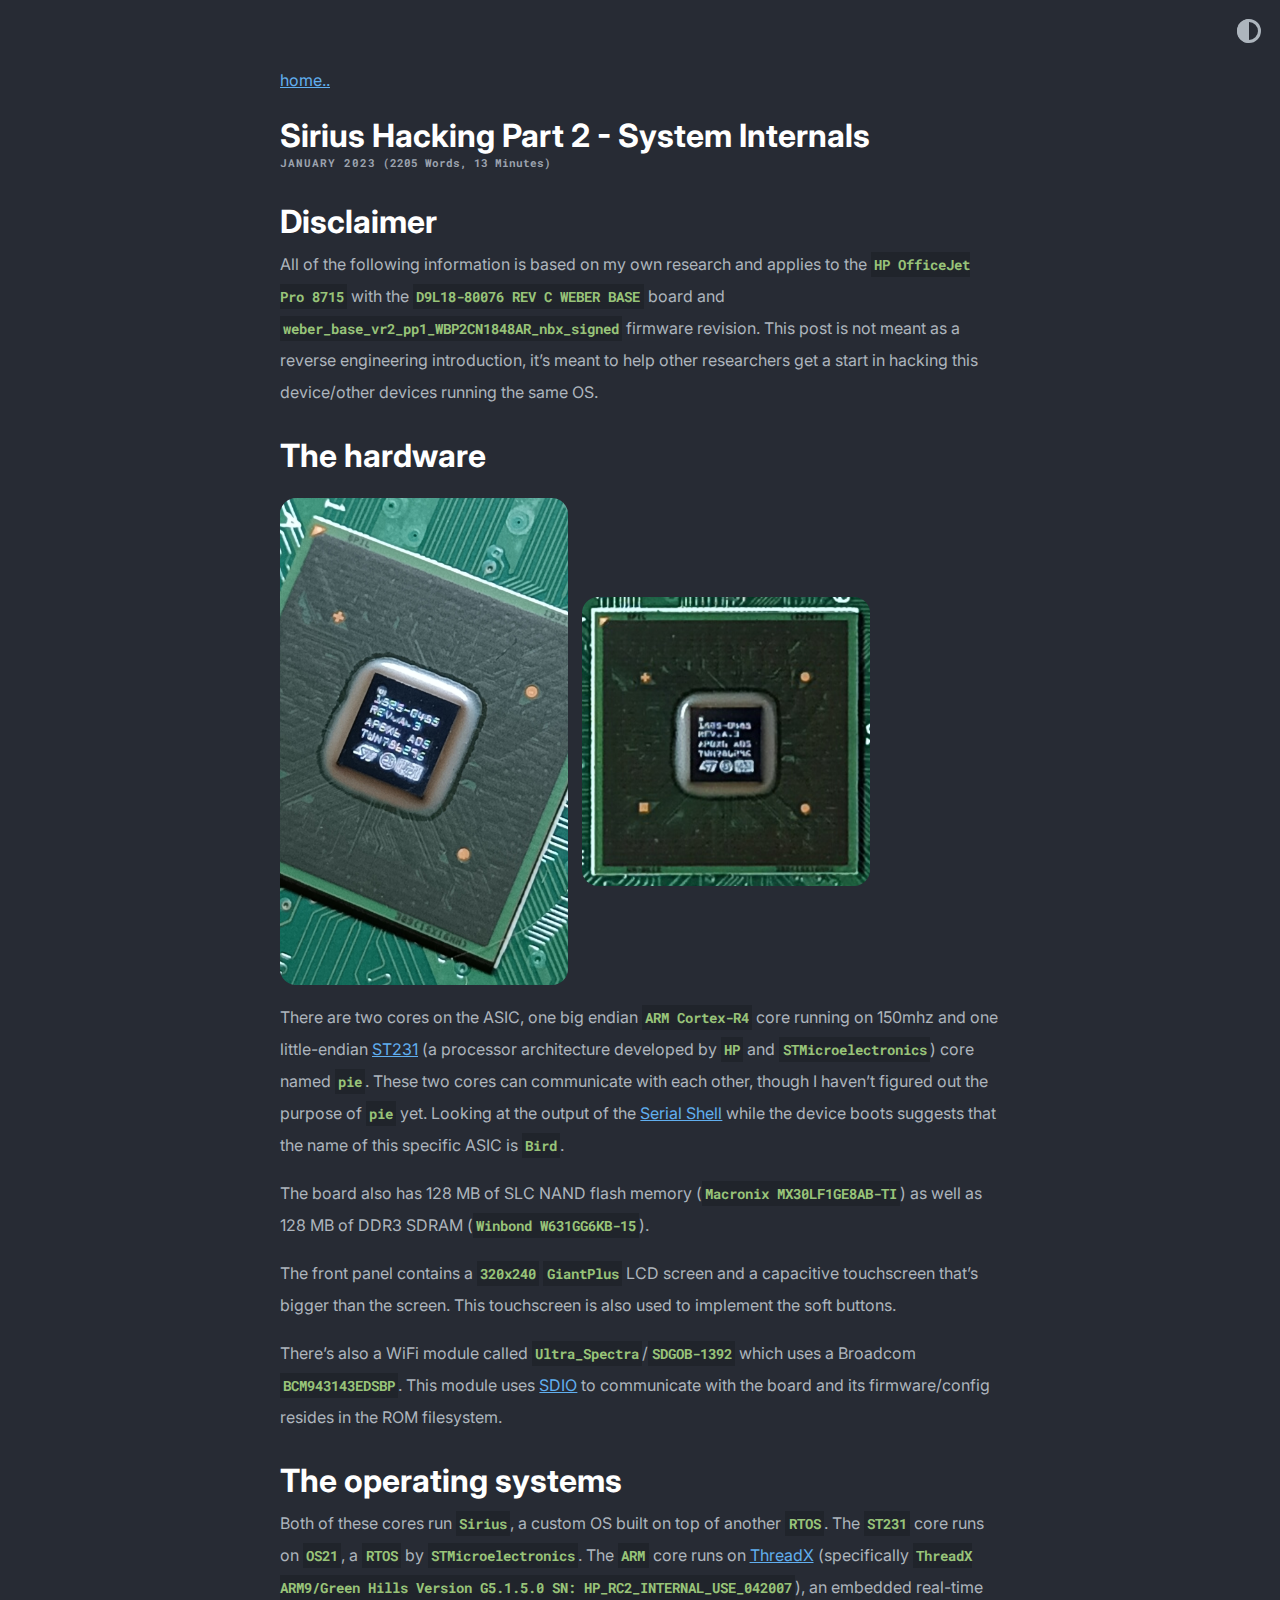
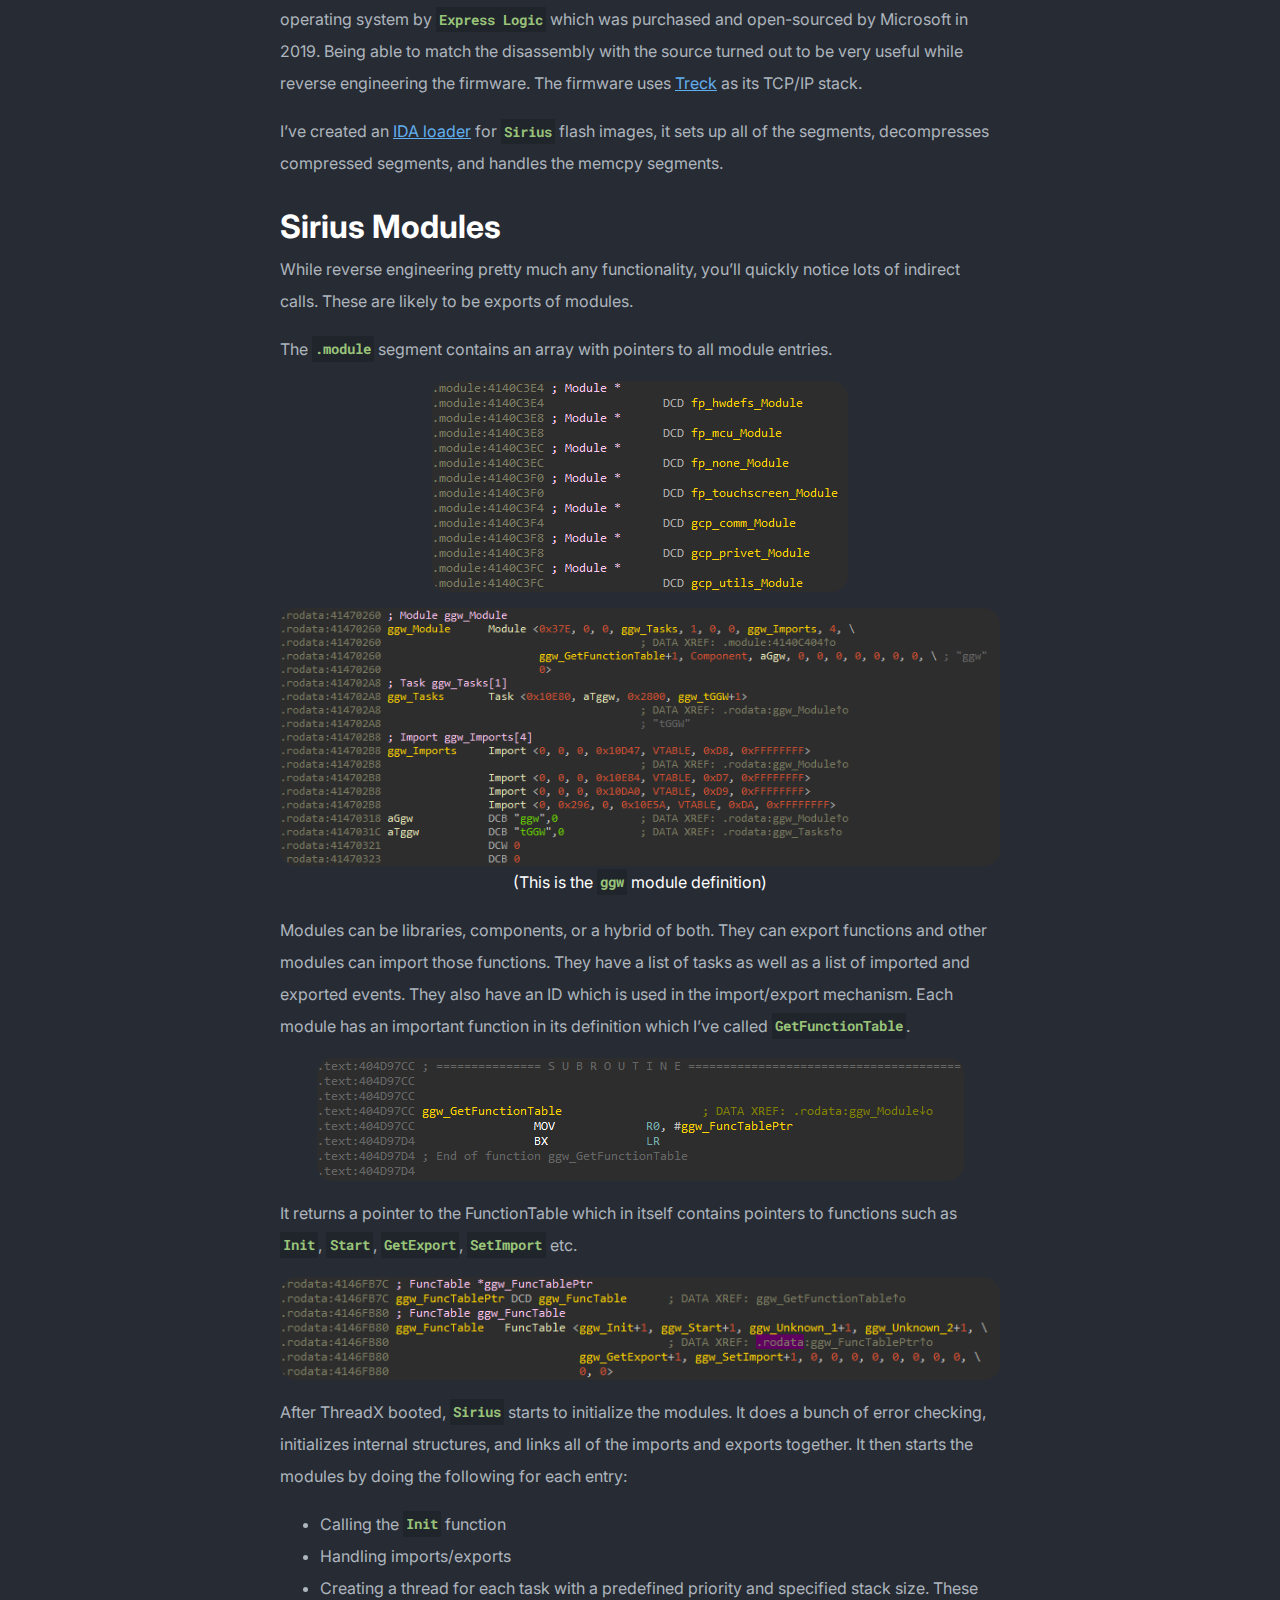
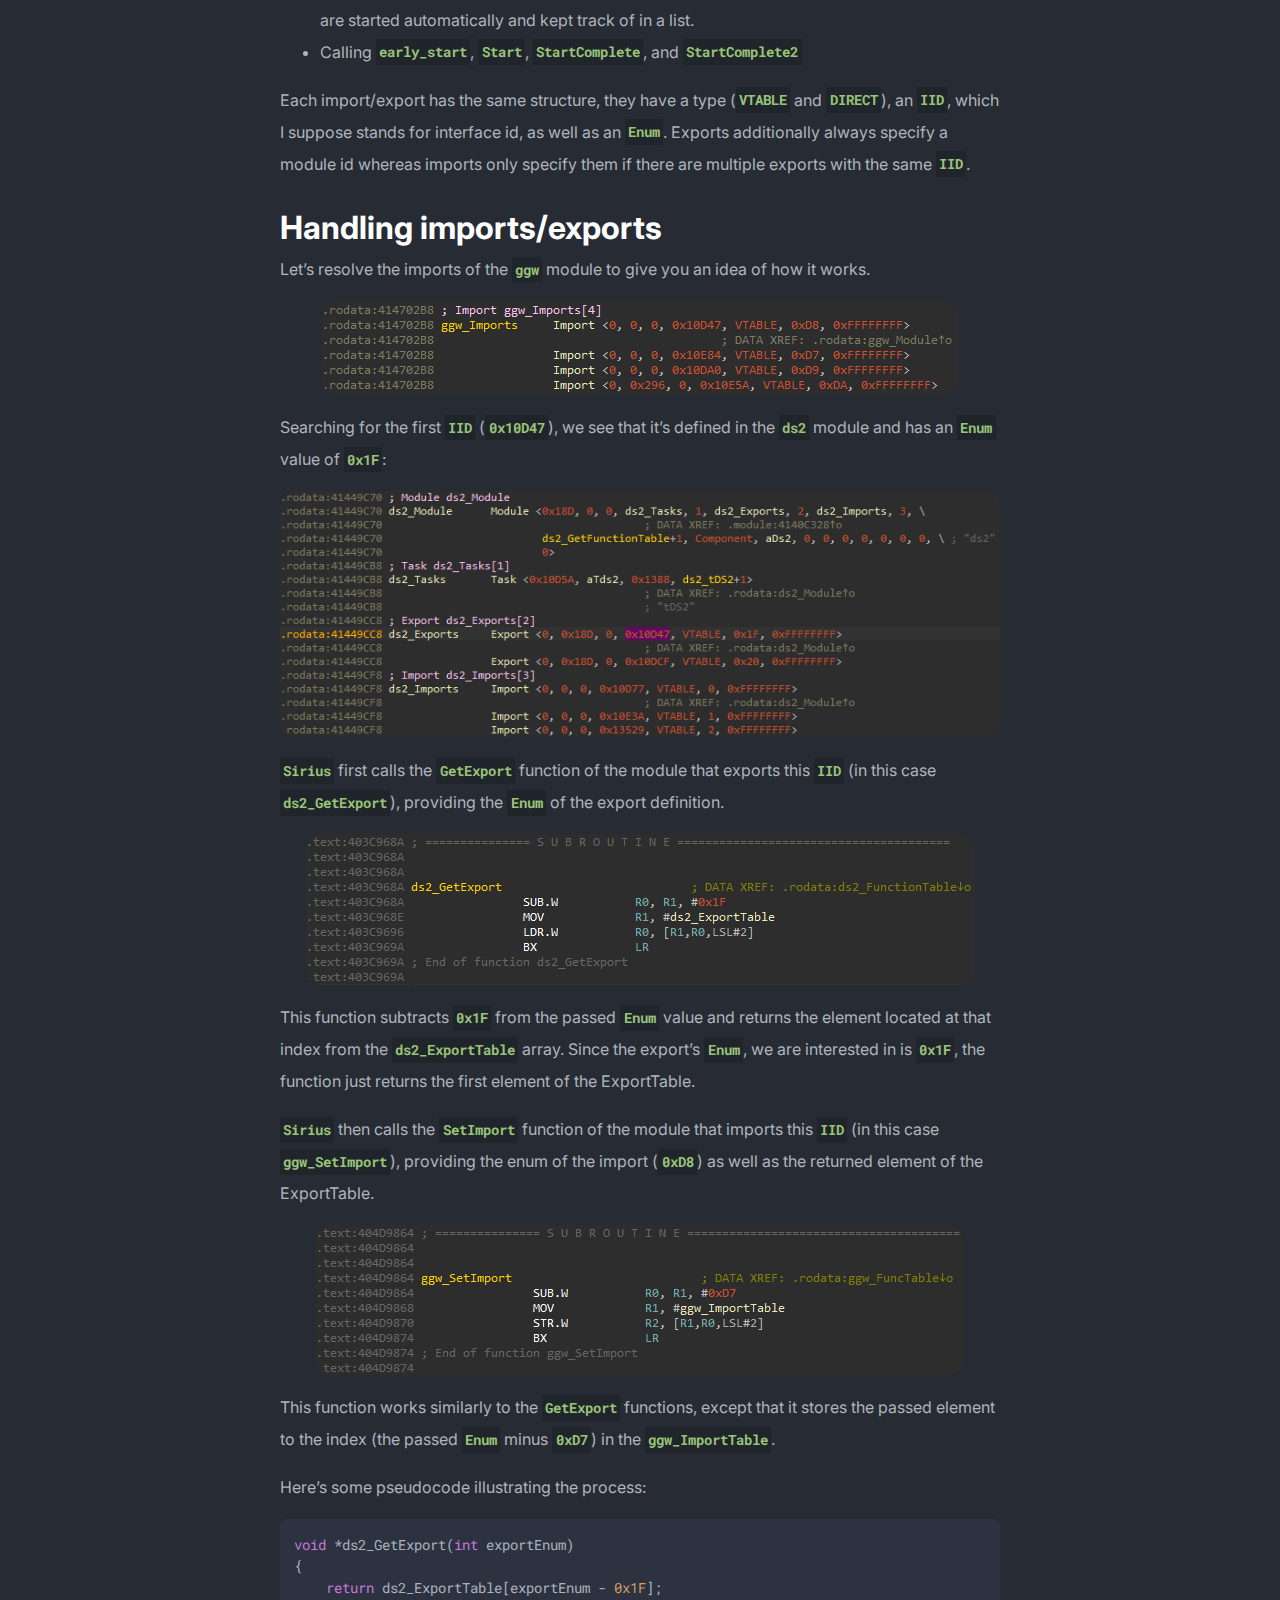
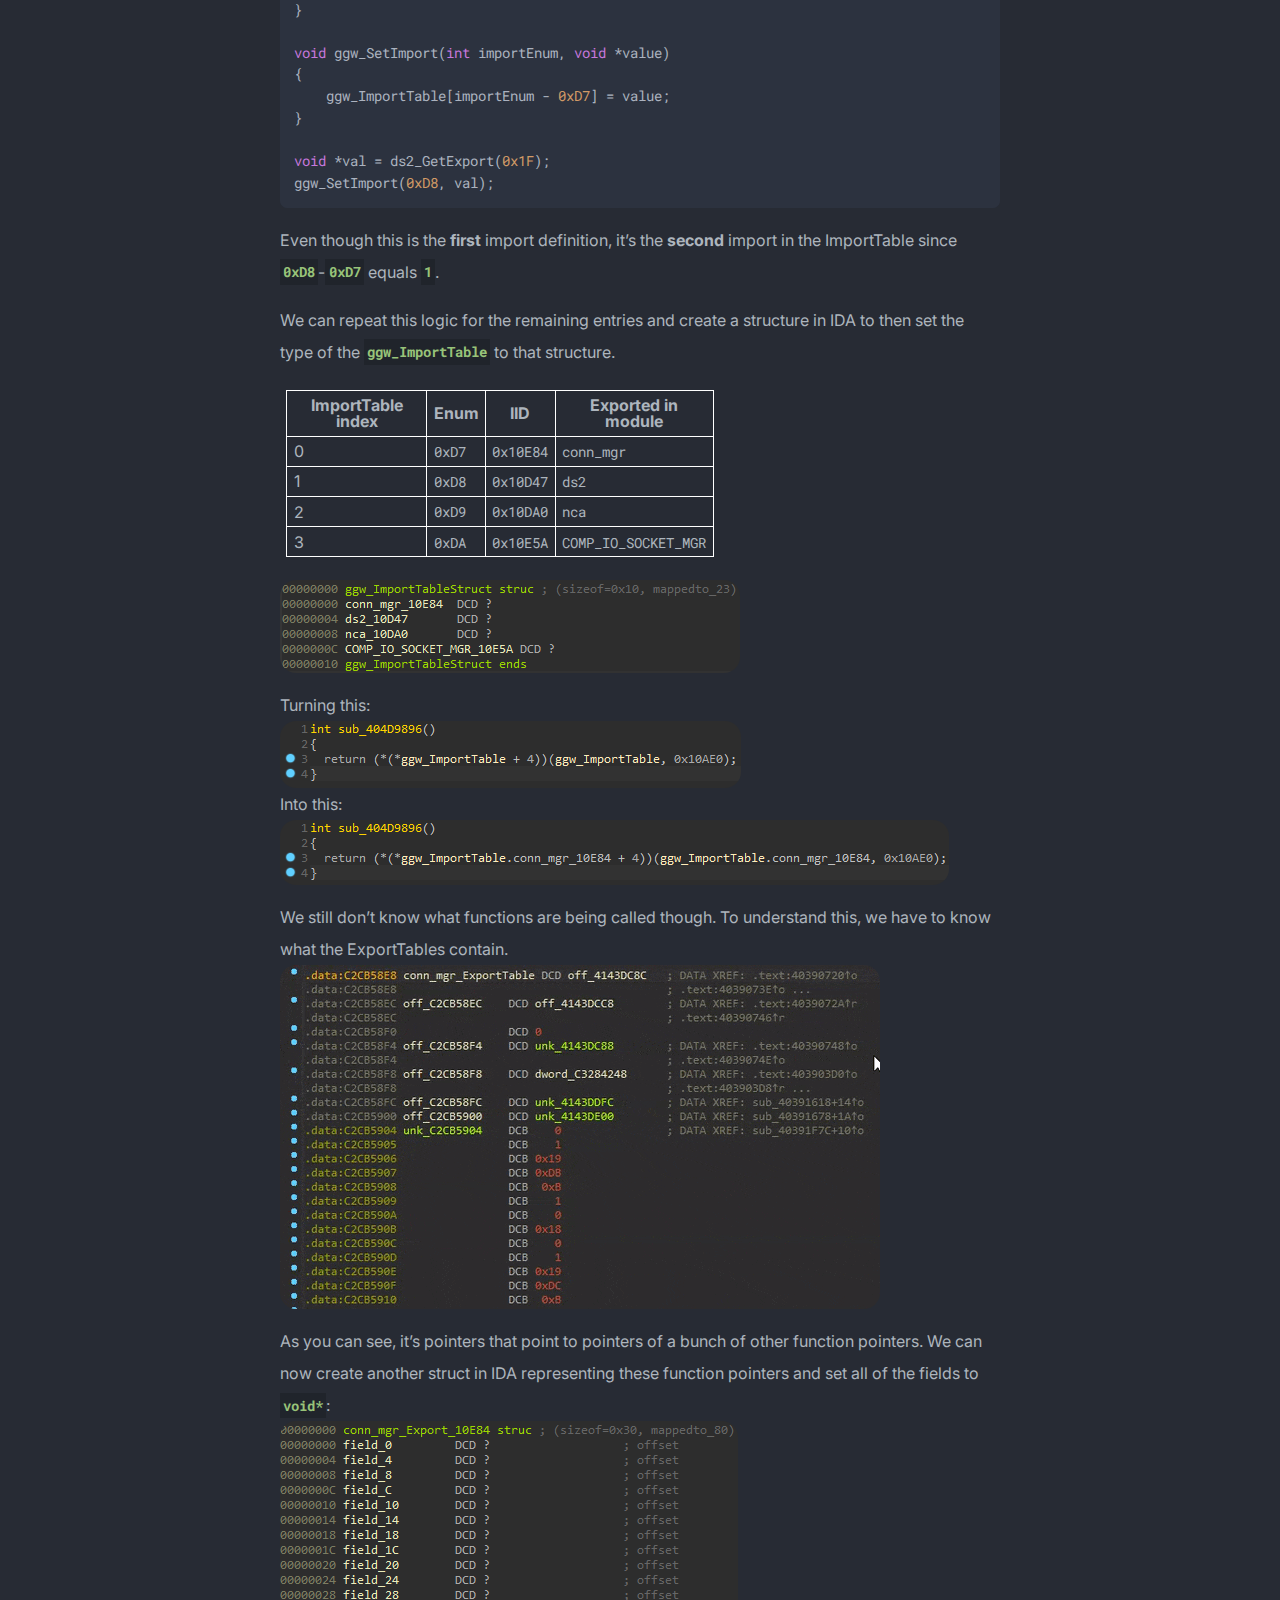
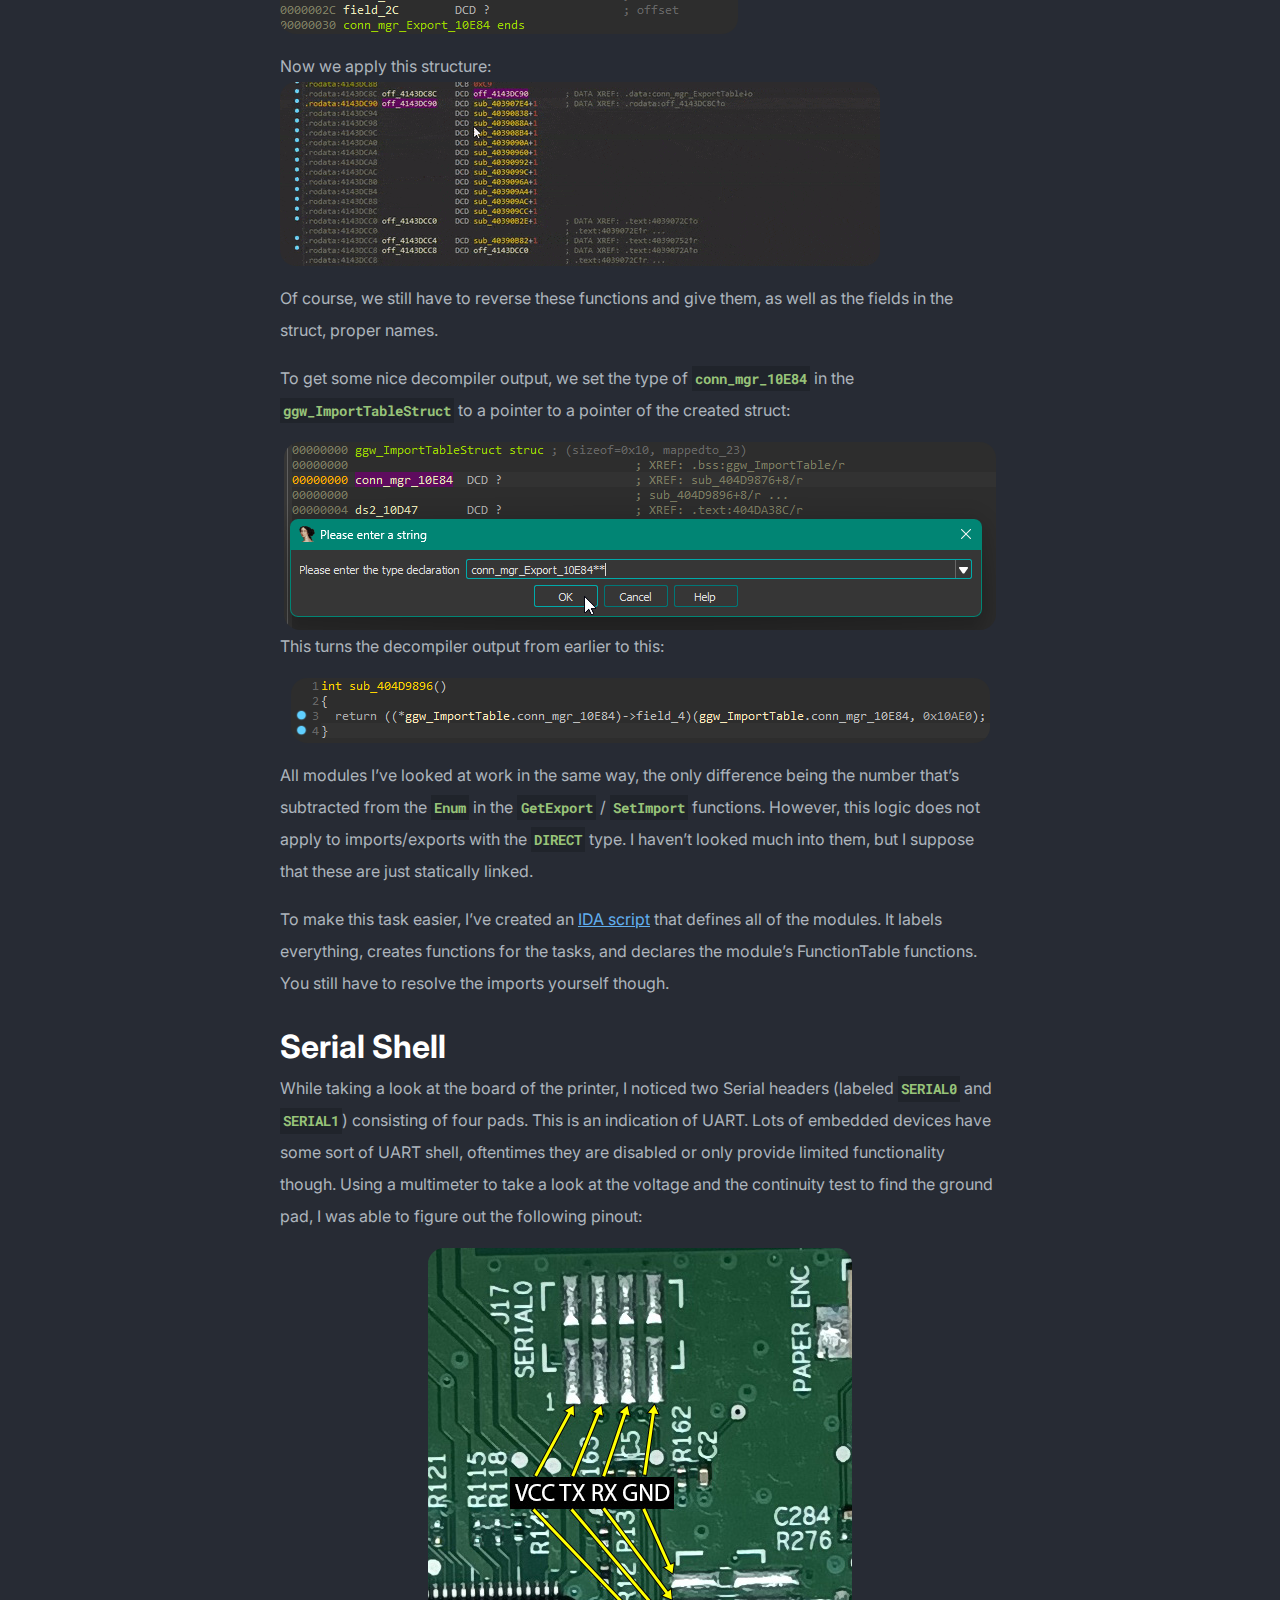
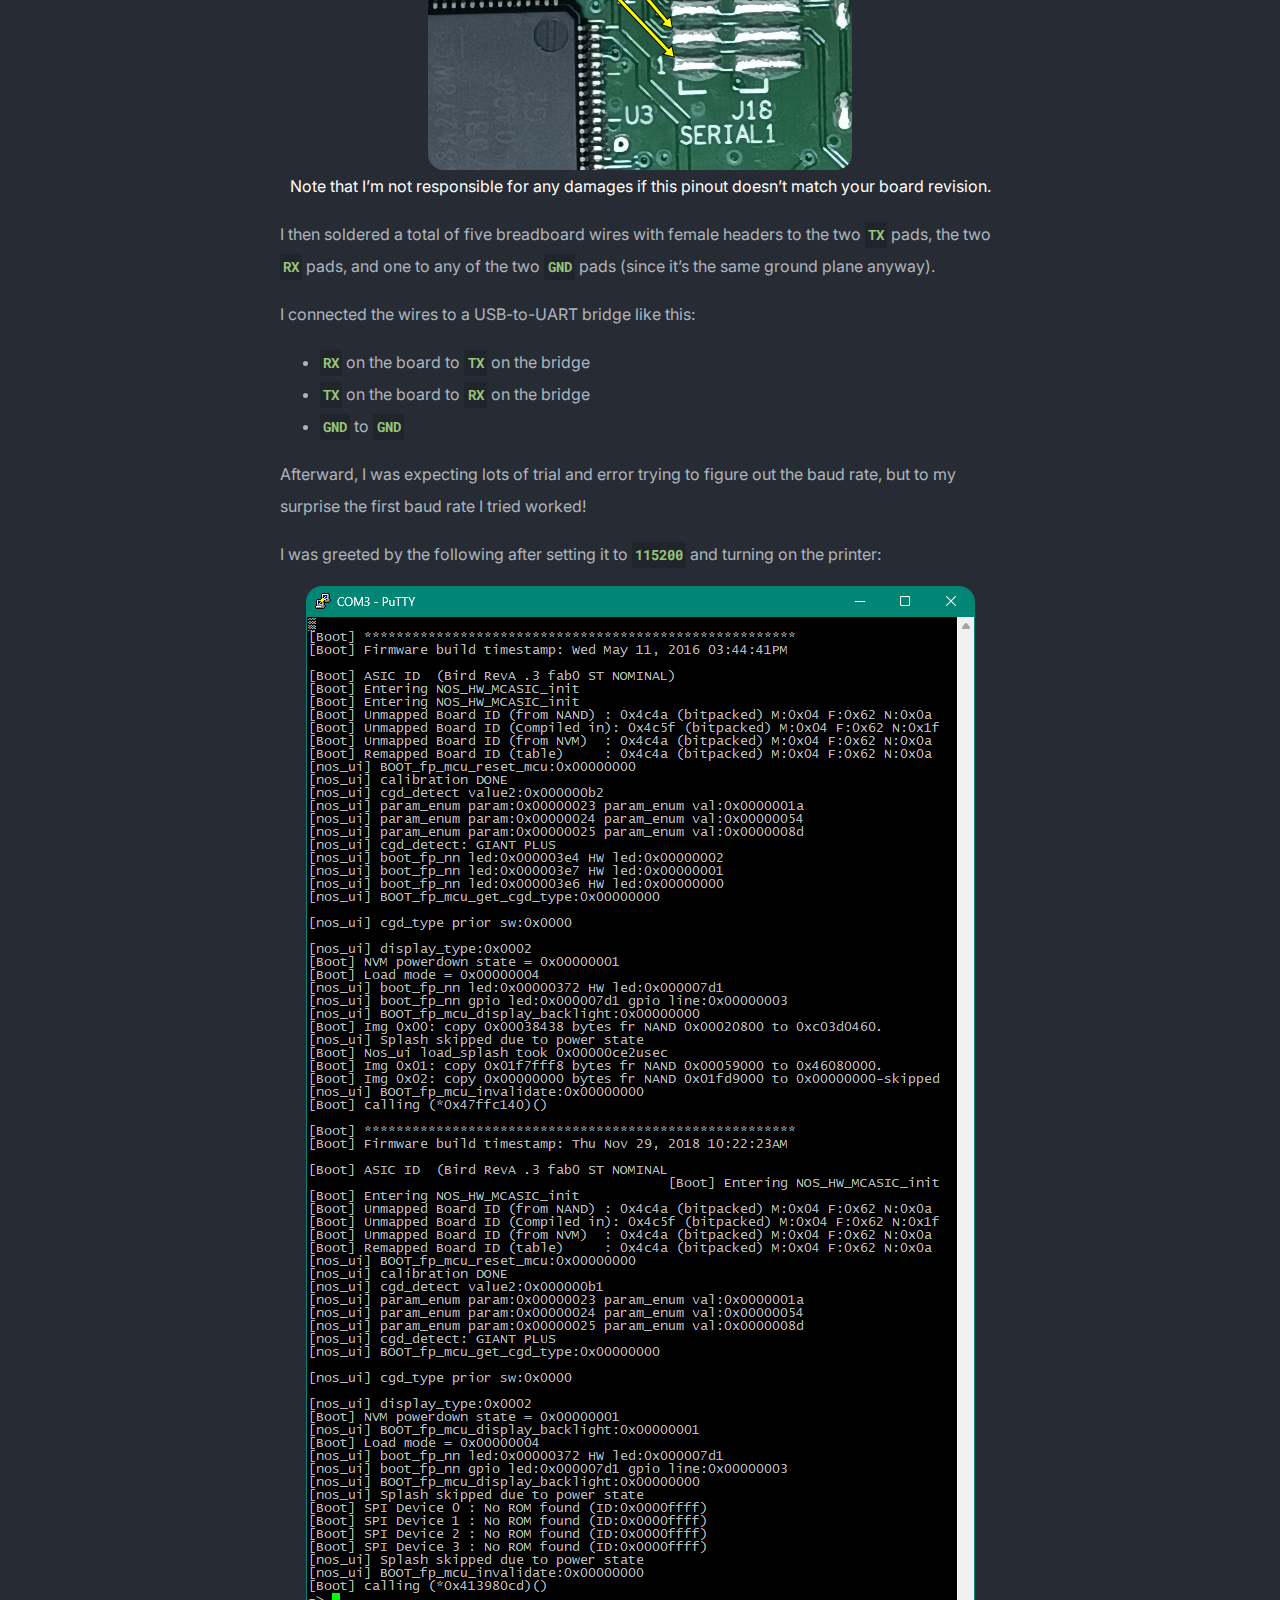
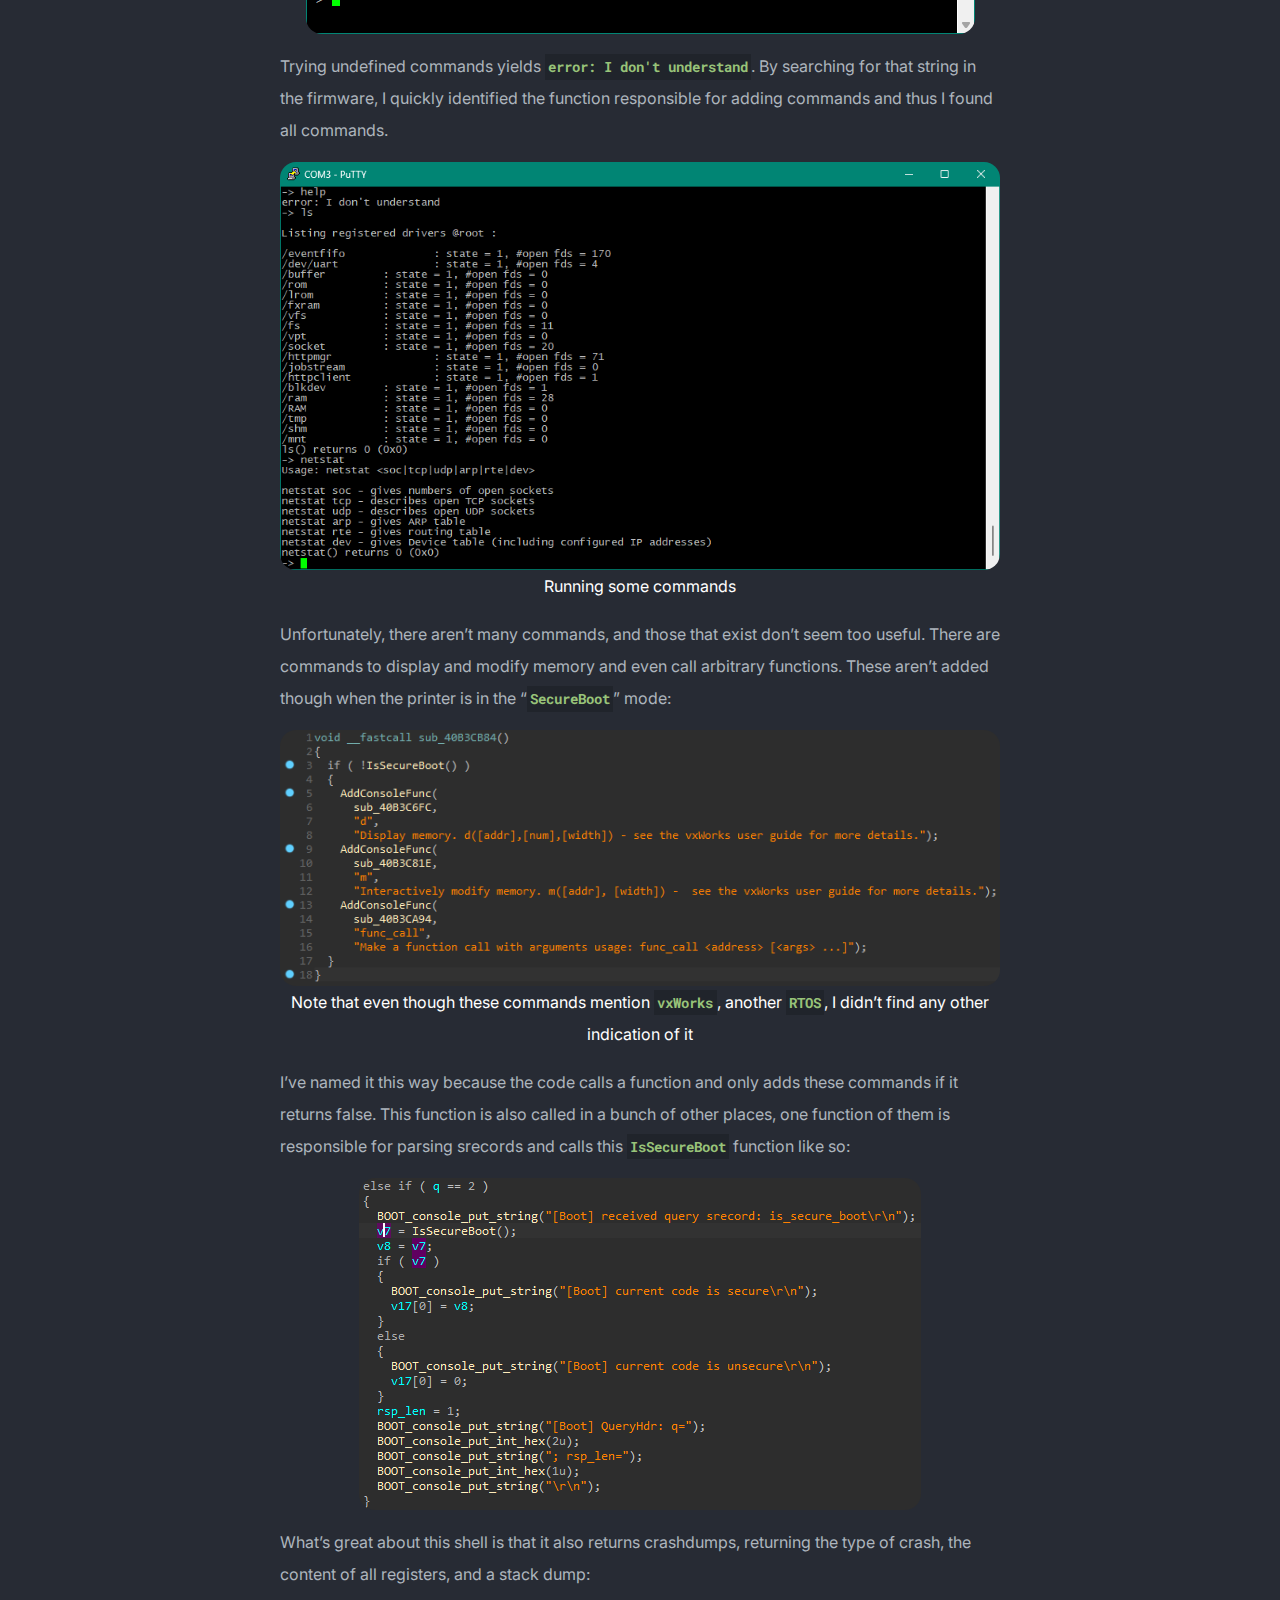
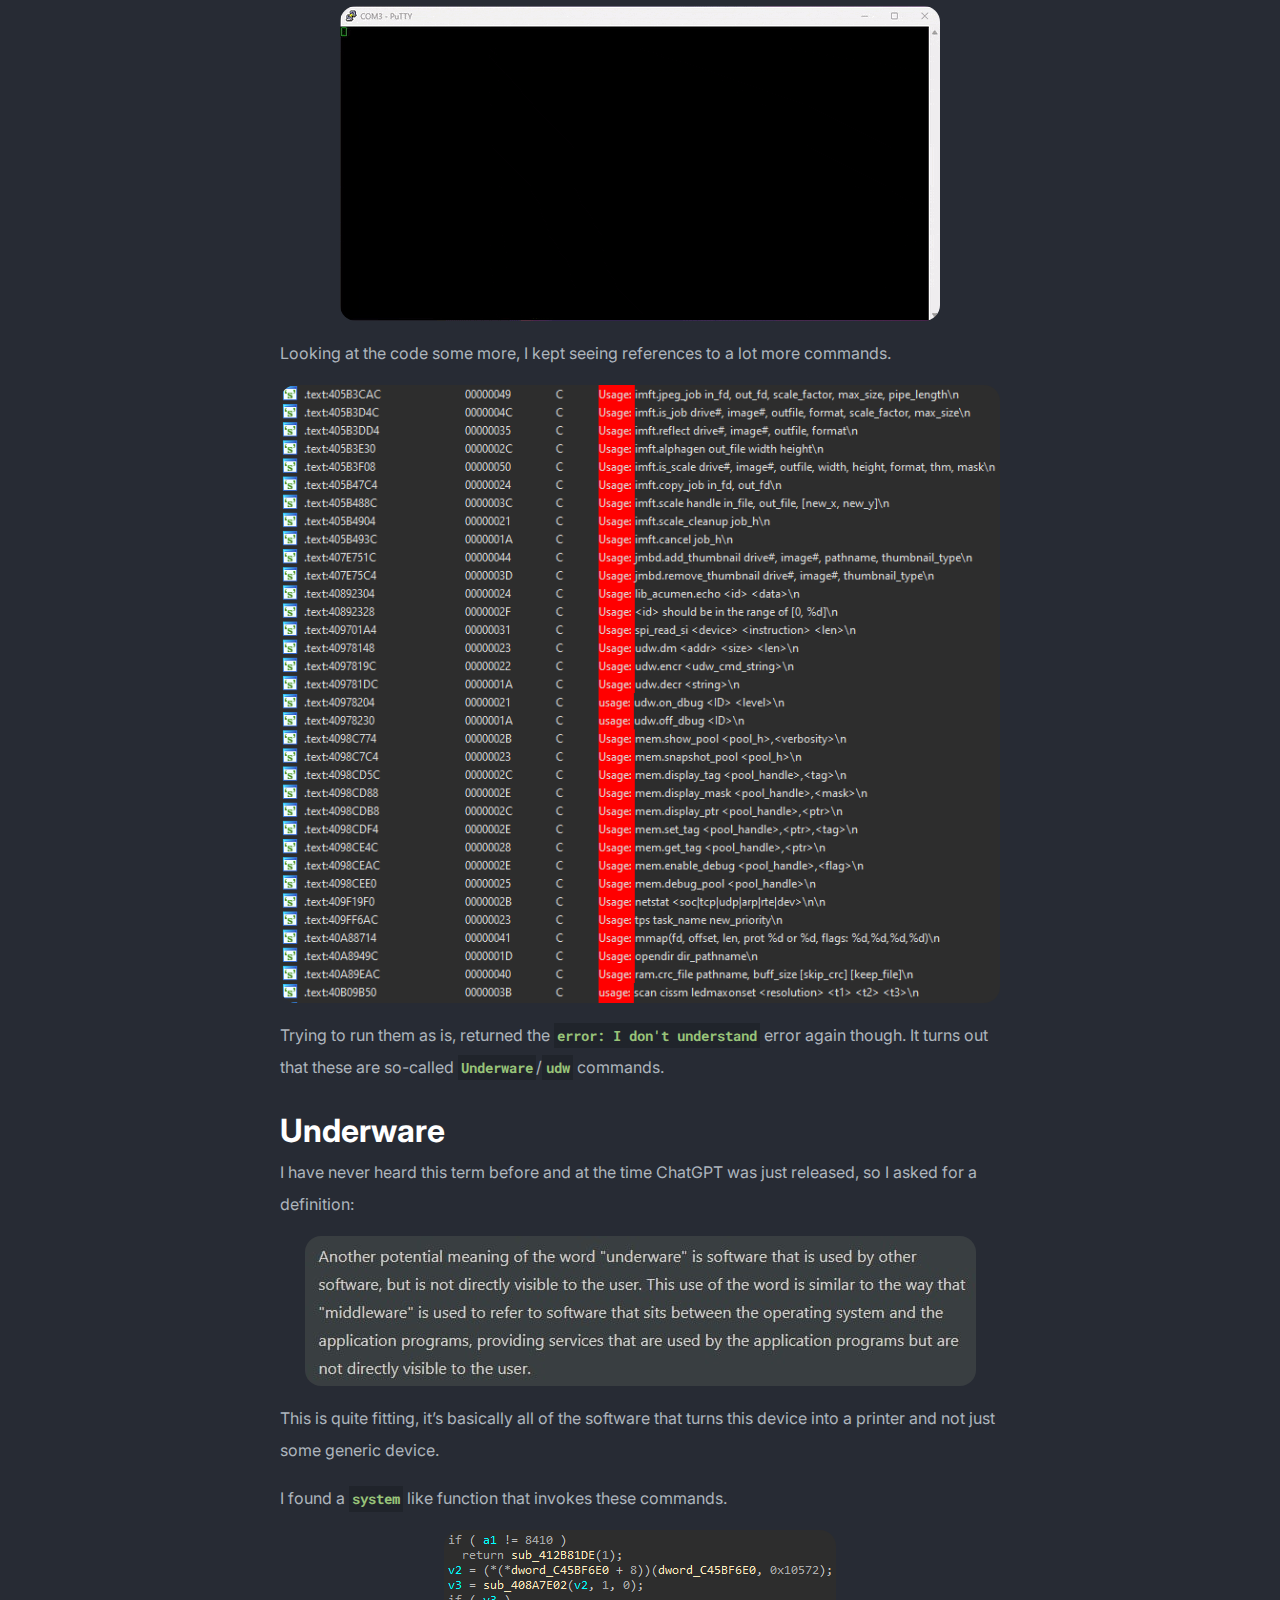
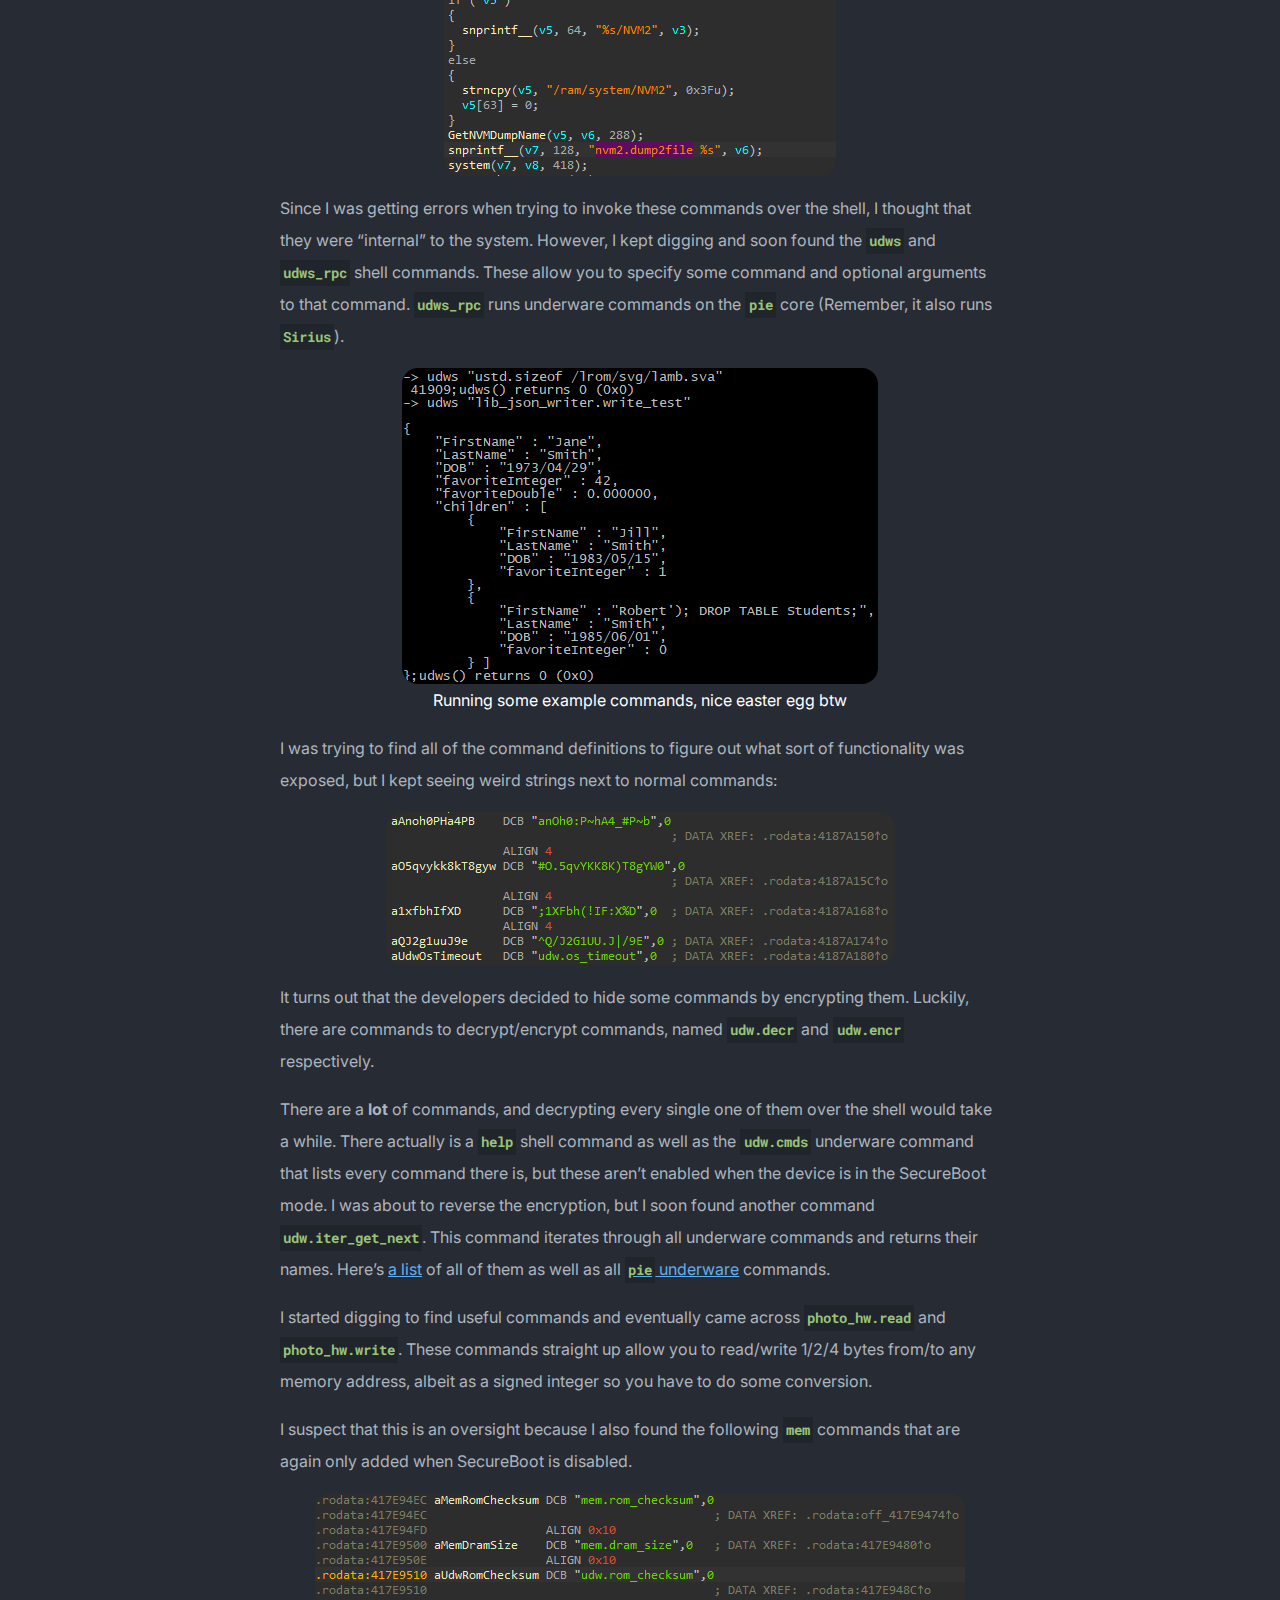
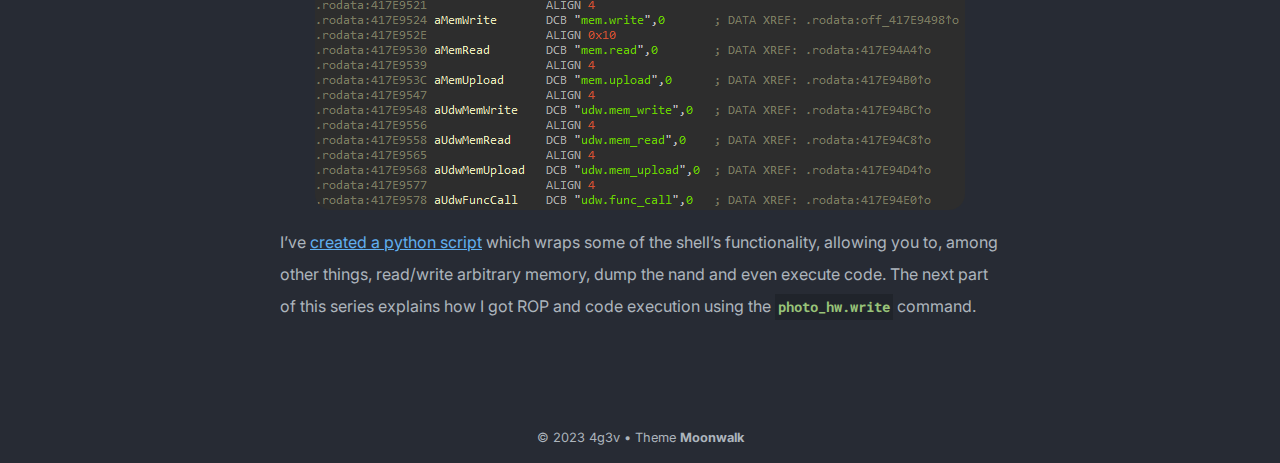
<file: printer-part2.html>
<!DOCTYPE html>
<html lang="en" class="html" data-theme="dark"><head>
  <meta charset="utf-8" />
  <meta http-equiv="X-UA-Compatible" content="IE=edge" />
  <meta name="viewport" content="width=device-width, initial-scale=1" />

  <title>
    
      Sirius Hacking Part 2 - System Internals
    
  </title>

  <!-- Begin Jekyll SEO tag v2.8.0 -->
<meta name="generator" content="Jekyll v4.2.2" />
<meta property="og:title" content="Sirius Hacking Part 2 - System Internals" />
<meta name="author" content="4g3v" />
<meta property="og:locale" content="en_US" />
<meta name="description" content="Disclaimer All of the following information is based on my own research and applies to the HP OfficeJet Pro 8715 with the D9L18-80076 REV C WEBER BASE board and weber_base_vr2_pp1_WBP2CN1848AR_nbx_signed firmware revision. This post is not meant as a reverse engineering introduction, it’s meant to help other researchers get a start in hacking this device/other devices running the same OS." />
<meta property="og:description" content="Disclaimer All of the following information is based on my own research and applies to the HP OfficeJet Pro 8715 with the D9L18-80076 REV C WEBER BASE board and weber_base_vr2_pp1_WBP2CN1848AR_nbx_signed firmware revision. This post is not meant as a reverse engineering introduction, it’s meant to help other researchers get a start in hacking this device/other devices running the same OS." />
<link rel="canonical" href="http://0.0.0.0:4000/printer-part2" />
<meta property="og:url" content="http://0.0.0.0:4000/printer-part2" />
<meta property="og:site_name" content="vegamay.li" />
<meta property="og:type" content="article" />
<meta property="article:published_time" content="2023-01-09T00:00:00+01:00" />
<meta name="twitter:card" content="summary" />
<meta property="twitter:title" content="Sirius Hacking Part 2 - System Internals" />
<meta name="twitter:site" content="@4g3v_" />
<meta name="twitter:creator" content="@4g3v" />
<script type="application/ld+json">
{"@context":"https://schema.org","@type":"BlogPosting","author":{"@type":"Person","name":"4g3v"},"dateModified":"2023-01-09T00:00:00+01:00","datePublished":"2023-01-09T00:00:00+01:00","description":"Disclaimer All of the following information is based on my own research and applies to the HP OfficeJet Pro 8715 with the D9L18-80076 REV C WEBER BASE board and weber_base_vr2_pp1_WBP2CN1848AR_nbx_signed firmware revision. This post is not meant as a reverse engineering introduction, it’s meant to help other researchers get a start in hacking this device/other devices running the same OS.","headline":"Sirius Hacking Part 2 - System Internals","mainEntityOfPage":{"@type":"WebPage","@id":"http://0.0.0.0:4000/printer-part2"},"url":"http://0.0.0.0:4000/printer-part2"}</script>
<!-- End Jekyll SEO tag -->

  <link type="application/atom+xml" rel="alternate" href="http://0.0.0.0:4000/feed.xml" title="vegamay.li" />

  <!-- Favicon -->
  <link rel="apple-touch-icon" sizes="180x180" href="/assets/images/favicon/apple-touch-icon.png">
  <link rel="icon" type="image/png" sizes="32x32" href="/assets/images/favicon/favicon-32x32.png">
  <link rel="icon" type="image/png" sizes="16x16" href="/assets/images/favicon/favicon-16x16.png">
  <link rel="manifest" href="/assets/images/favicon/site.webmanifest">
  <link rel="mask-icon" href="/assets/images/favicon/safari-pinned-tab.svg" color="#5bbad5">
  <link rel="shortcut icon" href="/assets/images/favicon/favicon.ico">
  <meta name="msapplication-TileColor" content="#00aba9">
  <meta name="msapplication-config" content="/assets/images/favicon/browserconfig.xml">
  <meta name="theme-color" content="#ffffff">
  <!-- Favicon -->

  <link rel="stylesheet" href="/assets/css/main.css" />
  
    <script type="text/javascript">
  window.addEventListener('load', themeChange);
  const currentTheme = localStorage.getItem('theme') ? localStorage.getItem('theme') : null;
  if (currentTheme)
    document.documentElement.setAttribute('data-theme', currentTheme);

  function themeChange() {
    let button = document.querySelector('.theme-toggle');

    button.addEventListener('click', function (e) {
      let currentTheme = document.documentElement.getAttribute('data-theme');
      if (currentTheme === 'dark') {
        transition();
        document.documentElement.setAttribute('data-theme', 'light');
        localStorage.setItem('theme', 'light');
      } else {
        transition();
        document.documentElement.setAttribute('data-theme', 'dark');
        localStorage.setItem('theme', 'dark');
      }
    });

    let transition = () => {
      document.documentElement.classList.add('transition');
      window.setTimeout(() => {
        document.documentElement.classList.remove('transition');
      }, 1000);
    }
  }
</script>


  
</head>
<body>
    <main class="page-content" aria-label="Content">
      <div class="w">
        <a href="/">home..</a>
<h1 class="post-title">Sirius Hacking Part 2 - System Internals</h1>
<p class="post-date text-bold">
  
  
    <span class="text-upcase">January 2023</span>
  


  
  
  (2205 Words, 
  13 Minutes)
  

</p>

<div class="soopr-btn"
   data-twitter="SooprCo"
>
</div>


  <div class="">
    
  </div>


<h1 id="disclaimer">Disclaimer</h1>
<p>All of the following information is based on my own research and applies to the <code class="language-plaintext highlighter-rouge">HP OfficeJet Pro 8715</code> with the <code class="language-plaintext highlighter-rouge">D9L18-80076 REV C WEBER BASE</code> board and <code class="language-plaintext highlighter-rouge">weber_base_vr2_pp1_WBP2CN1848AR_nbx_signed</code> firmware revision.
This post is not meant as a reverse engineering introduction, it’s meant to help other researchers get a start in hacking this device/other devices running the same OS.</p>

<h1 id="the-hardware">The hardware</h1>

<p><a href="/assets/images/part2/ASIC_2.png" target="_blank" class="asic"><img src="/assets/images/part2/ASIC_2.png" alt="" /></a>
<a href="/assets/images/part2/ASIC.png" target="_blank" class="asic"><img src="/assets/images/part2/ASIC.png" alt="" /></a></p>

<p>There are two cores on the ASIC, one big endian <code class="language-plaintext highlighter-rouge">ARM Cortex-R4</code> core running on 150mhz and one little-endian <a href="https://en.wikipedia.org/wiki/ST200_family">ST231</a> (a processor architecture developed by <code class="language-plaintext highlighter-rouge">HP</code> and <code class="language-plaintext highlighter-rouge">STMicroelectronics</code>) core named <code class="language-plaintext highlighter-rouge">pie</code>.
These two cores can communicate with each other, though I haven’t figured out the purpose of <code class="language-plaintext highlighter-rouge">pie</code> yet.
Looking at the output of the <a href="#serial-shell">Serial Shell</a> while the device boots suggests that the name of this specific ASIC is <code class="language-plaintext highlighter-rouge">Bird</code>.</p>

<p>The board also has 128 MB of SLC NAND flash memory (<code class="language-plaintext highlighter-rouge">Macronix MX30LF1GE8AB-TI</code>) as well as 128 MB of DDR3 SDRAM (<code class="language-plaintext highlighter-rouge">Winbond W631GG6KB-15</code>).</p>

<p>The front panel contains a <code class="language-plaintext highlighter-rouge">320x240</code> <code class="language-plaintext highlighter-rouge">GiantPlus</code> LCD screen and a capacitive touchscreen that’s bigger than the screen. This touchscreen is also used to implement the soft buttons.</p>

<p>There’s also a WiFi module called <code class="language-plaintext highlighter-rouge">Ultra_Spectra</code>/<code class="language-plaintext highlighter-rouge">SDGOB-1392</code> which uses a Broadcom <code class="language-plaintext highlighter-rouge">BCM943143EDSBP</code>.
This module uses <a href="https://www.sdcard.org/developers/sd-standard-overview/sdio-isdio/">SDIO</a> to communicate with the board and its firmware/config resides in the ROM filesystem.</p>

<h1 id="the-operating-systems">The operating systems</h1>
<p>Both of these cores run <code class="language-plaintext highlighter-rouge">Sirius</code>, a custom OS built on top of another <code class="language-plaintext highlighter-rouge">RTOS</code>.
The <code class="language-plaintext highlighter-rouge">ST231</code> core runs on <code class="language-plaintext highlighter-rouge">OS21</code>, a <code class="language-plaintext highlighter-rouge">RTOS</code> by <code class="language-plaintext highlighter-rouge">STMicroelectronics</code>.
The <code class="language-plaintext highlighter-rouge">ARM</code> core runs on <a href="https://en.wikipedia.org/wiki/ThreadX">ThreadX</a> (specifically <code class="language-plaintext highlighter-rouge">ThreadX ARM9/Green Hills Version G5.1.5.0 SN: HP_RC2_INTERNAL_USE_042007</code>), an embedded real-time operating system by <code class="language-plaintext highlighter-rouge">Express Logic</code> which was purchased and open-sourced by Microsoft in 2019. Being able to match the disassembly with the source turned out to be very useful while reverse engineering the firmware.
The firmware uses <a href="https://treck.com/">Treck</a> as its TCP/IP stack.</p>

<p>I’ve created an <a href="https://github.com/4g3v/SiriusHacking/blob/master/SiriusFlashLoader.py">IDA loader</a> for <code class="language-plaintext highlighter-rouge">Sirius</code> flash images, it sets up all of the segments, decompresses compressed segments, and handles the memcpy segments.</p>

<h1 id="sirius-modules">Sirius Modules</h1>
<p>While reverse engineering pretty much any functionality, you’ll quickly notice lots of indirect calls. These are likely to be exports of modules.</p>

<p>The <code class="language-plaintext highlighter-rouge">.module</code> segment contains an array with pointers to all module entries.
<a href="/assets/images/part2/module_Segment.png" target="_blank"><img src="/assets/images/part2/module_Segment.png" alt="" /></a></p>

<p><a href="/assets/images/part2/ggw_Module.png" target="_blank"><img src="/assets/images/part2/ggw_Module.png" alt="" /></a>
<em>(This is the <code class="language-plaintext highlighter-rouge">ggw</code> module definition)</em></p>

<p>Modules can be libraries, components, or a hybrid of both. They can export functions and other modules can import those functions. They have a list of tasks as well as a list of imported and exported events. They also have an ID which is used in the import/export mechanism.
Each module has an important function in its definition which I’ve called <code class="language-plaintext highlighter-rouge">GetFunctionTable</code>.
<a href="/assets/images/part2/ggw_GetFunctionTable.png" target="_blank"><img src="/assets/images/part2/ggw_GetFunctionTable.png" alt="" /></a></p>

<p>It returns a pointer to the FunctionTable which in itself contains pointers to functions such as <code class="language-plaintext highlighter-rouge">Init</code>, <code class="language-plaintext highlighter-rouge">Start</code>, <code class="language-plaintext highlighter-rouge">GetExport</code>, <code class="language-plaintext highlighter-rouge">SetImport</code> etc.
<a href="/assets/images/part2/ggw_FuncTable.png" target="_blank"><img src="/assets/images/part2/ggw_FuncTable.png" alt="" /></a></p>

<p>After ThreadX booted, <code class="language-plaintext highlighter-rouge">Sirius</code> starts to initialize the modules. It does a bunch of error checking, initializes internal structures, and links all of the imports and exports together.
It then starts the modules by doing the following for each entry:</p>
<ul>
  <li>Calling the <code class="language-plaintext highlighter-rouge">Init</code> function</li>
  <li>Handling imports/exports</li>
  <li>Creating a thread for each task with a predefined priority and specified stack size. These are started automatically and kept track of in a list.</li>
  <li>Calling <code class="language-plaintext highlighter-rouge">early_start</code>, <code class="language-plaintext highlighter-rouge">Start</code>, <code class="language-plaintext highlighter-rouge">StartComplete</code>, and <code class="language-plaintext highlighter-rouge">StartComplete2</code></li>
</ul>

<p>Each import/export has the same structure, they have a type (<code class="language-plaintext highlighter-rouge">VTABLE</code> and <code class="language-plaintext highlighter-rouge">DIRECT</code>), an <code class="language-plaintext highlighter-rouge">IID</code>, which I suppose stands for interface id, as well as an <code class="language-plaintext highlighter-rouge">Enum</code>. Exports additionally always specify a module id whereas imports only specify them if there are multiple exports with the same <code class="language-plaintext highlighter-rouge">IID</code>.</p>

<h1 id="handling-importsexports">Handling imports/exports</h1>
<p>Let’s resolve the imports of the <code class="language-plaintext highlighter-rouge">ggw</code> module to give you an idea of how it works.
<a href="/assets/images/part2/ggw_Imports.png" target="_blank"><img src="/assets/images/part2/ggw_Imports.png" alt="" /></a></p>

<p>Searching for the first <code class="language-plaintext highlighter-rouge">IID</code> (<code class="language-plaintext highlighter-rouge">0x10D47</code>), we see that it’s defined in the <code class="language-plaintext highlighter-rouge">ds2</code> module and has an <code class="language-plaintext highlighter-rouge">Enum</code> value of <code class="language-plaintext highlighter-rouge">0x1F</code>:
<a href="/assets/images/part2/ds2_Module.png" target="_blank"><img src="/assets/images/part2/ds2_Module.png" alt="" /></a></p>

<p><code class="language-plaintext highlighter-rouge">Sirius</code> first calls the <code class="language-plaintext highlighter-rouge">GetExport</code> function of the module that exports this <code class="language-plaintext highlighter-rouge">IID</code> (in this case <code class="language-plaintext highlighter-rouge">ds2_GetExport</code>), providing the <code class="language-plaintext highlighter-rouge">Enum</code> of the export definition.
<a href="/assets/images/part2/ds2_GetExport.png" target="_blank"><img src="/assets/images/part2/ds2_GetExport.png" alt="" /></a></p>

<p>This function subtracts <code class="language-plaintext highlighter-rouge">0x1F</code> from the passed <code class="language-plaintext highlighter-rouge">Enum</code> value and returns the element located at that index from the <code class="language-plaintext highlighter-rouge">ds2_ExportTable</code> array. Since the export’s <code class="language-plaintext highlighter-rouge">Enum</code>, we are interested in is <code class="language-plaintext highlighter-rouge">0x1F</code>, the function just returns the first element of the ExportTable.</p>

<p><code class="language-plaintext highlighter-rouge">Sirius</code> then calls the <code class="language-plaintext highlighter-rouge">SetImport</code> function of the module that imports this <code class="language-plaintext highlighter-rouge">IID</code> (in this case <code class="language-plaintext highlighter-rouge">ggw_SetImport</code>), providing the enum of the import (<code class="language-plaintext highlighter-rouge">0xD8</code>) as well as the returned element of the ExportTable.
<a href="/assets/images/part2/ggw_SetImport.png" target="_blank"><img src="/assets/images/part2/ggw_SetImport.png" alt="" /></a></p>

<p>This function works similarly to the <code class="language-plaintext highlighter-rouge">GetExport</code> functions, except that it stores the passed element to the index (the passed <code class="language-plaintext highlighter-rouge">Enum</code> minus <code class="language-plaintext highlighter-rouge">0xD7</code>) in the <code class="language-plaintext highlighter-rouge">ggw_ImportTable</code>.</p>

<p>Here’s some pseudocode illustrating the process:</p>
<div class="language-c code highlighter-rouge"><div class="highlight"><pre class="highlight"><code><span class="kt">void</span> <span class="o">*</span><span class="nf">ds2_GetExport</span><span class="p">(</span><span class="kt">int</span> <span class="n">exportEnum</span><span class="p">)</span>
<span class="p">{</span>
    <span class="k">return</span> <span class="n">ds2_ExportTable</span><span class="p">[</span><span class="n">exportEnum</span> <span class="o">-</span> <span class="mh">0x1F</span><span class="p">];</span>
<span class="p">}</span>

<span class="kt">void</span> <span class="nf">ggw_SetImport</span><span class="p">(</span><span class="kt">int</span> <span class="n">importEnum</span><span class="p">,</span> <span class="kt">void</span> <span class="o">*</span><span class="n">value</span><span class="p">)</span>
<span class="p">{</span>
    <span class="n">ggw_ImportTable</span><span class="p">[</span><span class="n">importEnum</span> <span class="o">-</span> <span class="mh">0xD7</span><span class="p">]</span> <span class="o">=</span> <span class="n">value</span><span class="p">;</span>
<span class="p">}</span>

<span class="kt">void</span> <span class="o">*</span><span class="n">val</span> <span class="o">=</span> <span class="n">ds2_GetExport</span><span class="p">(</span><span class="mh">0x1F</span><span class="p">);</span>
<span class="n">ggw_SetImport</span><span class="p">(</span><span class="mh">0xD8</span><span class="p">,</span> <span class="n">val</span><span class="p">);</span>
</code></pre></div></div>

<p>Even though this is the <strong>first</strong> import definition, it’s the <strong>second</strong> import in the ImportTable since <code class="language-plaintext highlighter-rouge">0xD8</code>-<code class="language-plaintext highlighter-rouge">0xD7</code> equals <code class="language-plaintext highlighter-rouge">1</code>.</p>

<p>We can repeat this logic for the remaining entries and create a structure in IDA to then set the type of the <code class="language-plaintext highlighter-rouge">ggw_ImportTable</code> to that structure.</p>

<table style="max-width: 440px" class="dynamicTable">
  <thead>
    <tr>
      <th>ImportTable index</th>
      <th>Enum</th>
      <th>IID</th>
      <th>Exported in module</th>
    </tr>
  </thead>
  <tbody>
    <tr>
      <td>0</td>
      <td><code class="language-plaintext highlighter-rouge">0xD7</code></td>
      <td><code class="language-plaintext highlighter-rouge">0x10E84</code></td>
      <td><code class="language-plaintext highlighter-rouge">conn_mgr</code></td>
    </tr>
    <tr>
      <td>1</td>
      <td><code class="language-plaintext highlighter-rouge">0xD8</code></td>
      <td><code class="language-plaintext highlighter-rouge">0x10D47</code></td>
      <td><code class="language-plaintext highlighter-rouge">ds2</code></td>
    </tr>
    <tr>
      <td>2</td>
      <td><code class="language-plaintext highlighter-rouge">0xD9</code></td>
      <td><code class="language-plaintext highlighter-rouge">0x10DA0</code></td>
      <td><code class="language-plaintext highlighter-rouge">nca</code></td>
    </tr>
    <tr>
      <td>3</td>
      <td><code class="language-plaintext highlighter-rouge">0xDA</code></td>
      <td><code class="language-plaintext highlighter-rouge">0x10E5A</code></td>
      <td><code class="language-plaintext highlighter-rouge">COMP_IO_SOCKET_MGR</code></td>
    </tr>
  </tbody>
</table>

<p><a href="/assets/images/part2/ggw_ImportTableStruct.png" target="_blank"><img src="/assets/images/part2/ggw_ImportTableStruct.png" alt="" class="zeroMargin" /></a></p>

<p>Turning this:
<a href="/assets/images/part2/ggw_ImportTableBefore.png" target="_blank"><img src="/assets/images/part2/ggw_ImportTableBefore.png" alt="" class="zeroMargin" /></a>
Into this:
<a href="/assets/images/part2/ggw_ImportTableAfter.png" target="_blank"><img src="/assets/images/part2/ggw_ImportTableAfter.png" alt="" class="zeroMargin" /></a></p>

<p>We still don’t know what functions are being called though.
To understand this, we have to know what the ExportTables contain.
<a href="/assets/images/part2/conn_mgr_ExportTable.gif" target="_blank"><img src="/assets/images/part2/conn_mgr_ExportTable.gif" alt="" class="zeroMargin" /></a></p>

<p>As you can see, it’s pointers that point to pointers of a bunch of other function pointers.
We can now create another struct in IDA representing these function pointers and set all of the fields to <code class="language-plaintext highlighter-rouge">void*</code>:
<a href="/assets/images/part2/conn_mgr_ExportTableEntryStruct.png" target="_blank"><img src="/assets/images/part2/conn_mgr_ExportTableEntryStruct.png" alt="" class="zeroMargin" /></a></p>

<p>Now we apply this structure:
<a href="/assets/images/part2/conn_mgr_ExportTableStruct.gif" target="_blank"><img src="/assets/images/part2/conn_mgr_ExportTableStruct.gif" alt="" class="zeroMargin" /></a></p>

<p>Of course, we still have to reverse these functions and give them, as well as the fields in the struct, proper names.</p>

<p>To get some nice decompiler output, we set the type of <code class="language-plaintext highlighter-rouge">conn_mgr_10E84</code> in the <code class="language-plaintext highlighter-rouge">ggw_ImportTableStruct</code> to a pointer to a pointer of the created struct:
<a href="/assets/images/part2/ggw_ImportTableStructConnMgrType.png" target="_blank"><img src="/assets/images/part2/ggw_ImportTableStructConnMgrType.png" alt="" /></a>
This turns the decompiler output from earlier to this:
<a href="/assets/images/part2/ggw_ImportTableAfterConnMgrStruct.png" target="_blank"><img src="/assets/images/part2/ggw_ImportTableAfterConnMgrStruct.png" alt="" /></a></p>

<p>All modules I’ve looked at work in the same way, the only difference being the number that’s subtracted from the <code class="language-plaintext highlighter-rouge">Enum</code> in the <code class="language-plaintext highlighter-rouge">GetExport</code> / <code class="language-plaintext highlighter-rouge">SetImport</code> functions.
However, this logic does not apply to imports/exports with the <code class="language-plaintext highlighter-rouge">DIRECT</code> type. I haven’t looked much into them, but I suppose that these are just statically linked.</p>

<p>To make this task easier, I’ve created an <a href="https://github.com/4g3v/SiriusHacking/blob/master/SiriusModuleTool.py">IDA script</a> that defines all of the modules. It labels everything, creates functions for the tasks, and declares the module’s FunctionTable functions. You still have to resolve the imports yourself though.</p>

<h1 id="serial-shell">Serial Shell</h1>
<p>While taking a look at the board of the printer, I noticed two Serial headers (labeled <code class="language-plaintext highlighter-rouge">SERIAL0</code> and <code class="language-plaintext highlighter-rouge">SERIAL1</code>) consisting of four pads. This is an indication of UART.
Lots of embedded devices have some sort of UART shell, oftentimes they are disabled or only provide limited functionality though. 
Using a multimeter to take a look at the voltage and the continuity test to find the ground pad, I was able to figure out the following pinout:
<a href="/assets/images/part2/UART_Pinout.jpg" target="_blank"><img src="/assets/images/part2/UART_Pinout.jpg" alt="" /></a>
<em>Note that I’m not responsible for any damages if this pinout doesn’t match your board revision.</em></p>

<p>I then soldered a total of five breadboard wires with female headers to the two <code class="language-plaintext highlighter-rouge">TX</code> pads, the two <code class="language-plaintext highlighter-rouge">RX</code> pads, and one to any of the two <code class="language-plaintext highlighter-rouge">GND</code> pads (since it’s the same ground plane anyway).</p>

<p>I connected the wires to a USB-to-UART bridge like this:</p>
<ul>
  <li><code class="language-plaintext highlighter-rouge">RX</code> on the board to <code class="language-plaintext highlighter-rouge">TX</code> on the bridge</li>
  <li><code class="language-plaintext highlighter-rouge">TX</code> on the board to <code class="language-plaintext highlighter-rouge">RX</code> on the bridge</li>
  <li><code class="language-plaintext highlighter-rouge">GND</code> to <code class="language-plaintext highlighter-rouge">GND</code></li>
</ul>

<p>Afterward, I was expecting lots of trial and error trying to figure out the baud rate, but to my surprise the first baud rate I tried worked!</p>

<p>I was greeted by the following after setting it to <code class="language-plaintext highlighter-rouge">115200</code> and turning on the printer:
<a href="/assets/images/part2/UART_Bootlog.png" target="_blank"><img src="/assets/images/part2/UART_Bootlog.png" alt="" /></a></p>

<p>Trying undefined commands yields <code class="language-plaintext highlighter-rouge">error: I don't understand</code>. By searching for that string in the firmware, I quickly identified the function responsible for adding commands and thus I found all commands.
<a href="/assets/images/part2/UART_Example.png" target="_blank"><img src="/assets/images/part2/UART_Example.png" alt="" /></a>
<em>Running some commands</em></p>

<p>Unfortunately, there aren’t many commands, and those that exist don’t seem too useful.
There are commands to display and modify memory and even call arbitrary functions. These aren’t added though when the printer is in the “<code class="language-plaintext highlighter-rouge">SecureBoot</code>” mode:
<a href="/assets/images/part2/mem_ShellCommands.png" target="_blank"><img src="/assets/images/part2/mem_ShellCommands.png" alt="" /></a>
<em>Note that even though these commands mention <code class="language-plaintext highlighter-rouge">vxWorks</code>, another <code class="language-plaintext highlighter-rouge">RTOS</code>, I didn’t find any other indication of it</em></p>

<p>I’ve named it this way because the code calls a function and only adds these commands if it returns false. This function is also called in a bunch of other places, one function of them is responsible for parsing srecords and calls this <code class="language-plaintext highlighter-rouge">IsSecureBoot</code> function like so:
<a href="/assets/images/part2/IsSecureBoot.png" target="_blank"><img src="/assets/images/part2/IsSecureBoot.png" alt="" /></a></p>

<p>What’s great about this shell is that it also returns crashdumps, returning the type of crash, the content of all registers, and a stack dump:
<a href="/assets/images/part2/UART_Crashdump.gif" target="_blank"><img src="/assets/images/part2/UART_Crashdump.gif" alt="" /></a></p>

<p>Looking at the code some more, I kept seeing references to a lot more commands.
<a href="/assets/images/part2/udw_UsageStrings.png" target="_blank"><img src="/assets/images/part2/udw_UsageStrings.png" alt="" /></a></p>

<p>Trying to run them as is, returned the <code class="language-plaintext highlighter-rouge">error: I don't understand</code> error again though.
It turns out that these are so-called <code class="language-plaintext highlighter-rouge">Underware</code>/<code class="language-plaintext highlighter-rouge">udw</code> commands.</p>

<h1 id="underware">Underware</h1>
<p>I have never heard this term before and at the time ChatGPT was just released, so I asked for a definition:
<a href="/assets/images/part2/udw_ChatGPT.jpg" target="_blank"><img src="/assets/images/part2/udw_ChatGPT.jpg" alt="" /></a></p>

<p>This is quite fitting, it’s basically all of the software that turns this device into a printer and not just some generic device.</p>

<p>I found a <code class="language-plaintext highlighter-rouge">system</code> like function that invokes these commands.
<a href="/assets/images/part2/udw_system.png" target="_blank"><img src="/assets/images/part2/udw_system.png" alt="" /></a></p>

<p>Since I was getting errors when trying to invoke these commands over the shell, I thought that they were “internal” to the system.
However, I kept digging and soon found the <code class="language-plaintext highlighter-rouge">udws</code> and <code class="language-plaintext highlighter-rouge">udws_rpc</code> shell commands.
These allow you to specify some command and optional arguments to that command.
<code class="language-plaintext highlighter-rouge">udws_rpc</code> runs underware commands on the <code class="language-plaintext highlighter-rouge">pie</code> core (Remember, it also runs <code class="language-plaintext highlighter-rouge">Sirius</code>).
<a href="/assets/images/part2/udws_Example.png" target="_blank"><img src="/assets/images/part2/udws_Example.png" alt="" /></a>
<em>Running some example commands, nice easter egg btw</em></p>

<p>I was trying to find all of the command definitions to figure out what sort of functionality was exposed, but I kept seeing weird strings next to normal commands:
<a href="/assets/images/part2/udw_EncryptedCommands.png" target="_blank"><img src="/assets/images/part2/udw_EncryptedCommands.png" alt="" /></a></p>

<p>It turns out that the developers decided to hide some commands by encrypting them.
Luckily, there are commands to decrypt/encrypt commands, named <code class="language-plaintext highlighter-rouge">udw.decr</code> and <code class="language-plaintext highlighter-rouge">udw.encr</code> respectively.</p>

<p>There are a <strong>lot</strong> of commands, and decrypting every single one of them over the shell would take a while. There actually is a <code class="language-plaintext highlighter-rouge">help</code> shell command as well as the <code class="language-plaintext highlighter-rouge">udw.cmds</code> underware command that lists every command there is, but these aren’t enabled when the device is in the SecureBoot mode.
I was about to reverse the encryption, but I soon found another command <code class="language-plaintext highlighter-rouge">udw.iter_get_next</code>. This command iterates through all underware commands and returns their names. Here’s <a href="https://gist.github.com/4g3v/e52a3561584b661ec269675b5b931f4e">a list</a> of all of them as well as all <a href="https://gist.github.com/4g3v/887fdf52438cd4dc11dcdc8308fbcb46"><code class="language-plaintext highlighter-rouge">pie</code> underware</a> commands.</p>

<p>I started digging to find useful commands and eventually came across <code class="language-plaintext highlighter-rouge">photo_hw.read</code> and <code class="language-plaintext highlighter-rouge">photo_hw.write</code>. 
These commands straight up allow you to read/write 1/2/4 bytes from/to any memory address, albeit as a signed integer so you have to do some conversion.</p>

<p>I suspect that this is an oversight because I also found the following <code class="language-plaintext highlighter-rouge">mem</code> commands that are again only added when SecureBoot is disabled.
<a href="/assets/images/part2/udw_MemCommands.png" target="_blank"><img src="/assets/images/part2/udw_MemCommands.png" alt="" /></a></p>

<p>I’ve <a href="https://github.com/4g3v/SiriusHacking/tree/master/uart_shell">created a python script</a> which wraps some of the shell’s functionality, allowing you to, among other things, read/write arbitrary memory, dump the nand and even execute code.
The next part of this series explains how I got ROP and code execution using the <code class="language-plaintext highlighter-rouge">photo_hw.write</code> command.</p>


        
          <button title="Toggle Theme" class="theme-toggle">
  <svg viewBox="0 0 32 32" width="24" height="24" fill="currentcolor">
    <circle cx="16" cy="16" r="14" fill="none" stroke="currentcolor" stroke-width="4"></circle>
    <path d="
             M 16 0
             A 16 16 0 0 0 16 32
             z">
    </path>
  </svg>
</button>

        
        <div class="credits">&copy;&nbsp;2023&nbsp;4g3v
          •&nbsp;Theme <a href="https://github.com/abhinavs/moonwalk" target="_blank" rel="noreferrer">Moonwalk</a>
        </div>
      </div>
    </main></body>
</html>
</file>
<file: assets/css/main.css>
@import url("https://fonts.googleapis.com/css2?family=Roboto+Mono&display=swap");@import url("https://fonts.googleapis.com/css2?family=Inter:wght@400;700&display=swap");html{height:100%}body{font-family:"Inter", -apple-system, "avenir next", avenir, roboto, noto, ubuntu, "helvetica neue", helvetica, sans-serif;font-size:1.0rem;line-height:2;margin:0;min-height:100%}pre,code{font-family:"Roboto Mono", "Courier New", monospace;font-size:0.9rem}h2,h3,h4,h5{margin-top:1.5em}hr{margin:1em 0}hr.page-break{text-align:center;border:0}hr.page-break:before{content:'-----'}hr.page-break:after{content:attr(data-content) "-----"}p{margin:1em 0}.w{max-width:720px;overflow:hidden;margin:0 auto;padding:4em 2em}.dynamicTable{overflow-x:auto;display:block;border-block:none;border-left:0;border-right:0}table,th,td{width:100%;border:thin solid var(--headings);border-collapse:collapse;padding:0.4em;line-height:1}#normalTable td,#normalTable th{font-weight:normal}div.highlighter-rouge pre code,pre code.highlighter-rouge{display:block;overflow-x:auto;padding:1em}blockquote{font-style:italic;border:thin solid black;padding:1em}blockquote p{margin:0}img{max-width:100%;display:block;margin:1em auto 0;border-radius:16px}img+em,table+em,a+em{color:var(--headings);font-style:normal;width:100%;display:inline-block;text-align:center}p+ol{margin-top:-1em}.asic{display:inline-block;width:40%;vertical-align:middle;margin-right:10px}.zeroMargin{margin:0}.code{line-height:1.5}html{--bg: #FFF;--bg-secondary: #f3f4f6;--headings: #000000;--text: #374151;--text-secondary: #6b7280;--links: #61afef;--highlight: #FFECB2;--code-text: #9D174D;--share-text: #999}html[data-theme="dark"] html,html[data-theme="dark"] body{--headings: #ffffff;--links: #61afef;--highlight: #41C7C7;--bg: #272b34;--bg-secondary: #20242b;--text: #adb5bd;--text-secondary: #9CA3AF;--code-text: #98c379;--share-text: #C4C4C4}@media (prefers-color-scheme: dark){body[data-theme="auto"] html,body[data-theme="auto"] body{--headings: #ffffff;--links: #61afef;--highlight: #41C7C7;--bg: #272b34;--bg-secondary: #20242b;--text: #adb5bd;--text-secondary: #9CA3AF;--code-text: #98c379;--share-text: #C4C4C4}}html,body{background-color:var(--bg);color:var(--text)}h1,h2,h3,h4,h5,h6{color:var(--headings)}h1{margin-bottom:-0.70em;margin-top:0.5em}h2{margin-bottom:0.25em}p,strong,b,em,small,li,hr,table,figcaption{color:var(--text)}.highlight,pre code,blockquote{border-radius:0.5em}blockquote{background-color:var(--bg-secondary);border:1px var(--border) solid}a{color:var(--links)}*:target{background-color:var(--bg-secondary)}html.transition,html.transition *,html.transition *:before,html.transition *:after{transition:all 250ms !important;transition-delay:0 !important}.theme-toggle{color:var(--text);background-color:transparent;padding:4px;cursor:pointer;margin:1em;position:fixed;right:0;top:0;border:2px transparent solid;outline:none}.theme-toggle:hover{color:var(--links);outline:none}.theme-toggle:focus{outline:none}.dashed{border-top:1px var(--text) dashed;margin:0.5em 0}mark{padding:0.4em;background-color:var(--highlight);font-size:0.6em;letter-spacing:1px}.post-date{color:var(--text-secondary);margin-top:1rem;font-size:0.7em;font-family:"Roboto Mono", "Courier New", monospace}.home-date{font-family:"Roboto Mono", "Courier New", monospace}.post-list-item a{text-decoration:none}.text-bold{font-weight:bold}.text-upcase{text-transform:uppercase;letter-spacing:1px}p code,li code{overflow-wrap:anywhere;background-color:var(--bg-secondary);padding:0.2rem;color:var(--code-text);font-weight:bold}.post-title{margin-bottom:-1.5rem;line-height:1.5em}.project-title{margin-bottom:0.8rem}.credits{font-size:0.8em;color:var(--text);margin:8em auto -4em auto;text-align:center}.credits a{color:var(--text);text-decoration:none;font-weight:bold}.credits a:hover{color:var(--links)}.tag{font-family:"Roboto Mono", "Courier New", monospace;color:var(--text-secondary);padding:0.4em 1em;margin-right:0.5em;border-radius:1em;background-color:var(--bg-secondary);font-size:0.7em;font-weight:bold;text-transform:lowercase}ul.horizontal-list{display:flex;margin-top:0em;margin-left:-40px;flex-wrap:wrap}ul.horizontal-list li{display:inline;margin-right:1em}ul.horizontal-list li a{text-decoration:none;font-weight:normal}.card{padding:1em;border:1px var(--text) solid;width:11em;height:auto;text-align:center;font-size:1em;align-items:center;background-color:var(--bg-secondary);margin-bottom:0.8em;border-radius:0.5em}.card .header{color:var(--links)}.card .body{font-size:0.8em}.card hr{margin:0.5em 0}@media screen and (max-width: 600px){ul.horizontal-list li.card{width:100%;display:block;margin-bottom:1em;margin-left:1em}ul.horizontal-list li.card a,ul.horizontal-list li.card .header{font-size:1em}}.highlight,pre.highlight{background:#2c323f;color:#abb2bf}.highlight pre{background:#2c323f}.highlight .hll{background:#2c323f}.highlight .c{color:#5c6370;font-style:italic}.highlight .err{color:#960050;background-color:#1e0010}.highlight .k{color:#c678dd}.highlight .l{color:#98c379}.highlight .n{color:#abb2bf}.highlight .o{color:#abb2bf}.highlight .p{color:#abb2bf}.highlight .cm{color:#5c6370;font-style:italic}.highlight .cp{color:#5c6370;font-style:italic}.highlight .c1{color:#5c6370;font-style:italic}.highlight .cs{color:#5c6370;font-style:italic}.highlight .ge{font-style:italic}.highlight .gs{font-weight:700}.highlight .kc{color:#c678dd}.highlight .kd{color:#c678dd}.highlight .kn{color:#c678dd}.highlight .kp{color:#c678dd}.highlight .kr{color:#c678dd}.highlight .kt{color:#c678dd}.highlight .ld{color:#98c379}.highlight .m{color:#d19a66}.highlight .s{color:#98c379}.highlight .na{color:#d19a66}.highlight .nb{color:#e5c07b}.highlight .nc{color:#e5c07b}.highlight .no{color:#e5c07b}.highlight .nd{color:#e5c07b}.highlight .ni{color:#e5c07b}.highlight .ne{color:#e5c07b}.highlight .nf{color:#abb2bf}.highlight .nl{color:#e5c07b}.highlight .nn{color:#abb2bf}.highlight .nx{color:#abb2bf}.highlight .py{color:#e5c07b}.highlight .nt{color:#e06c75}.highlight .nv{color:#e5c07b}.highlight .ow{font-weight:700}.highlight .w{color:#f8f8f2}.highlight .mf{color:#d19a66}.highlight .mh{color:#d19a66}.highlight .mi{color:#d19a66}.highlight .mo{color:#d19a66}.highlight .sb{color:#98c379}.highlight .sc{color:#98c379}.highlight .sd{color:#98c379}.highlight .s2{color:#98c379}.highlight .se{color:#98c379}.highlight .sh{color:#98c379}.highlight .si{color:#98c379}.highlight .sx{color:#98c379}.highlight .sr{color:#56b6c2}.highlight .s1{color:#98c379}.highlight .ss{color:#56b6c2}.highlight .bp{color:#e5c07b}.highlight .vc{color:#e5c07b}.highlight .vg{color:#e5c07b}.highlight .vi{color:#e06c75}.highlight .il{color:#d19a66}.highlight .gu{color:#75715e}.highlight .gd{color:#f92672}.highlight .gi{color:#a6e22e}

/*# sourceMappingURL=main.css.map */
</file>
